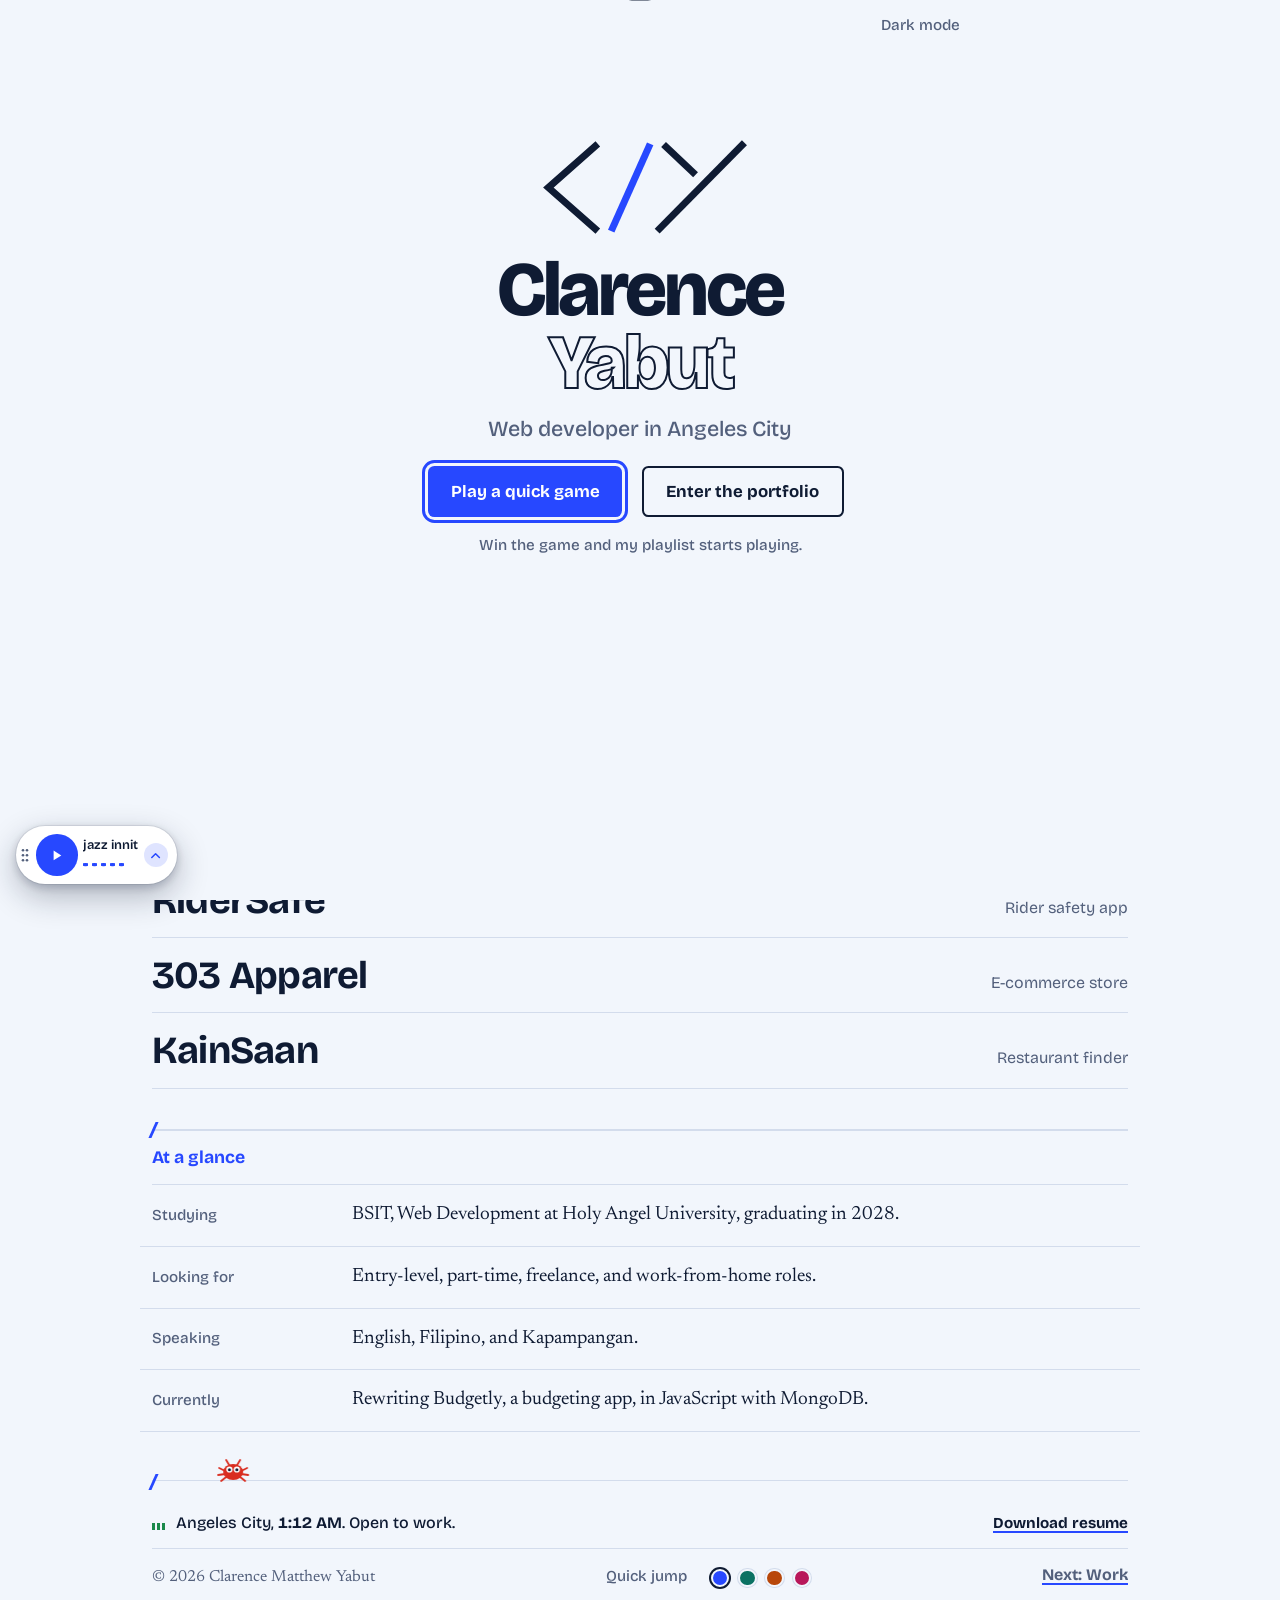
<file: index.html>
<!DOCTYPE html>
<html lang="en">
<head>
<meta charset="utf-8">
<meta name="viewport" content="width=device-width, initial-scale=1, viewport-fit=cover">
<script>try{var d=document.documentElement,t=localStorage.getItem('theme'),a=localStorage.getItem('accent');if(t==='dark')d.setAttribute('data-theme','dark');d.setAttribute('data-accent',a||'blue')}catch(e){}</script>
<title>Clarence Matthew Yabut – Web Developer</title>
<meta name="description" content="Clarence Matthew Yabut is a web development student in Angeles City building full-stack web apps. See his projects and certifications, and get in touch.">
<meta name="theme-color" content="#2748ff">
<meta property="og:type" content="website">
<meta property="og:title" content="Clarence Matthew Yabut, Web Developer">
<meta property="og:description" content="Full-stack web projects, certifications, and contact details.">
<link rel="icon" href="favicon.svg" type="image/svg+xml">
<link rel="canonical" href="https://cfyabut-portfolio.onrender.com/">
<meta property="og:url" content="https://cfyabut-portfolio.onrender.com/">
<meta property="og:image" content="https://cfyabut-portfolio.onrender.com/assets/img/og-card.png">
<meta property="og:image:width" content="1200">
<meta property="og:image:height" content="630">
<meta property="og:image:alt" content="Clarence Yabut, web developer">
<meta name="twitter:card" content="summary_large_image">
<link rel="preconnect" href="https://fonts.googleapis.com">
<link rel="preconnect" href="https://fonts.gstatic.com" crossorigin>
<link rel="stylesheet" href="https://fonts.googleapis.com/css2?family=Bricolage+Grotesque:opsz,wdth,wght@12..96,75..100,200..800&family=Newsreader:opsz,wght@6..72,400;6..72,500&display=swap">
<link rel="stylesheet" href="css/styles.css">
</head>
<body>
<div id="game" class="intro-on" role="dialog" aria-modal="true" aria-labelledby="ititle">
  <noscript><style>#game{display:none}</style></noscript>
  <div class="gtop"><button class="pill" type="button" id="gskip">Skip to portfolio</button><button class="pill" type="button" data-theme-toggle>Dark mode</button></div>
  <section id="intro">
    <svg class="intro-logo" viewBox="125 200 385 180" fill="none" stroke-width="12" stroke-linecap="butt" stroke-linejoin="miter" aria-hidden="true"><path pathLength="1" d="M245 217 L160 292 L245 367" stroke="currentColor"/><path pathLength="1" d="M335 217 L268 367" stroke="var(--accent)"/><path pathLength="1" d="M358 218 L413 270" stroke="currentColor"/><path pathLength="1" d="M497 215 L347 367" stroke="currentColor"/></svg>
    <h1 class="iname" id="ititle">Clarence <span>Yabut</span></h1>
    <p class="intro-role">Web developer in Angeles City</p>
    <div class="intro-actions"><button class="cta" type="button" id="iplay">Play a quick game</button><button class="cta alt" type="button" id="ienter">Enter the portfolio</button></div>
    <p class="intro-hint" id="ihint" hidden>Win the game and my playlist starts playing.</p>
  </section>
  <section id="gpanel" hidden>
    <h1 id="gtitle">Compile the portfolio</h1>
    <p id="gmsg">Close the document: catch closing tags, dodge the bugs.</p>
    <button class="cta" type="button" id="gstart" hidden>Try again</button>
    <canvas id="gcv" aria-hidden="true"></canvas>
    <div class="grow"><div class="gpage" id="gpage" aria-hidden="true"><i class="b"></i><i class="b"></i><i class="b"></i><i class="b"></i><i class="b"></i><i class="b"></i><i class="b"></i><i class="b"></i><i class="b"></i><i class="b"></i></div><p id="ghud">Compiled 0 of 10. Lives: ●●●</p></div>
    <p class="sr" id="glive" aria-live="polite"></p>
  </section>
</div>
<div id="lb" role="dialog" aria-modal="true" aria-label="Enlarged image" hidden><img alt=""><button class="pill" type="button" id="lbx">Close</button></div>
<div id="player" role="group" aria-label="Music player" hidden>
  <button class="pgrip" id="pgrip" type="button" aria-label="Move player. Drag it, or use the arrow keys. Press Home to reset." title="Drag to move"><svg viewBox="0 0 8 14" aria-hidden="true"><circle cx="2" cy="2" r="1.3"/><circle cx="6" cy="2" r="1.3"/><circle cx="2" cy="7" r="1.3"/><circle cx="6" cy="7" r="1.3"/><circle cx="2" cy="12" r="1.3"/><circle cx="6" cy="12" r="1.3"/></svg></button>
  <div class="pctrl">
    <button id="pprev" type="button" aria-label="Previous track" hidden><svg viewBox="0 0 24 24" aria-hidden="true"><path d="M18 5 L9 12 L18 19 Z M8 5 H5.5 V19 H8 Z"/></svg></button>
    <button id="pp" type="button" aria-label="Play music"><svg class="i-play" viewBox="0 0 24 24" aria-hidden="true"><path d="M8 5 L19 12 L8 19 Z"/></svg><svg class="i-pause" viewBox="0 0 24 24" aria-hidden="true"><path d="M7 5h4v14H7zM13 5h4v14h-4z"/></svg></button>
    <button id="pnext" type="button" aria-label="Next track" hidden><svg viewBox="0 0 24 24" aria-hidden="true"><path d="M6 5 L15 12 L6 19 Z M16 5h2.5v14H16z"/></svg></button>
  </div>
  <div class="pinfo"><span id="ptitle" class="ptitle">Music</span><div class="pbars" aria-hidden="true"><i></i><i></i><i></i><i></i><i></i></div></div>
  <button id="ptoggle" class="ptoggle" type="button" aria-expanded="false" aria-label="Expand player"><svg viewBox="0 0 24 24" aria-hidden="true"><path d="M6 15 L12 9 L18 15"/></svg></button>
  <div class="pseekrow"><span id="ptime">0:00</span><input id="pseek" type="range" min="0" max="1000" value="0" aria-label="Seek" disabled><span id="pdur">0:00</span></div>
  <div class="pvolrow"><button id="pmute" type="button" aria-label="Mute" aria-pressed="false"><svg viewBox="0 0 24 24" aria-hidden="true"><path d="M4 9h4l5-4v14l-5-4H4z"/><path class="wave" d="M16 9 Q19 12 16 15 M18.5 6.5 Q23 12 18.5 17.5" fill="none" stroke="currentColor" stroke-width="2" stroke-linecap="round"/></svg></button><input id="pvol" type="range" min="0" max="1" step="0.05" value="0.6" aria-label="Volume"></div>
</div>
<audio id="paudio" preload="none"></audio>
<div id="cmdk" role="dialog" aria-modal="true" aria-label="Quick jump" hidden>
  <div class="cmdk-box"><input id="cmdq" type="text" role="combobox" aria-expanded="true" aria-controls="cmdl" aria-autocomplete="list" placeholder="Jump to a page, project, or action" autocomplete="off" spellcheck="false"><ul id="cmdl" role="listbox" aria-label="Results"></ul></div>
</div>
<div id="keys" role="dialog" aria-modal="true" aria-labelledby="keys-h" hidden>
  <div class="keys-box"><div class="keys-head"><h2 id="keys-h">Keyboard shortcuts</h2><button id="keys-x" type="button" aria-label="Close shortcuts">Esc</button></div>
  <dl class="keys-list">
    <div><dt><kbd>Ctrl</kbd> <kbd>K</kbd> <span class="or">or</span> <kbd>⌘</kbd> <kbd>K</kbd></dt><dd>Quick jump to any page, project, or action</dd></div>
    <div><dt><kbd>?</kbd></dt><dd>Show this list</dd></div>
    <div><dt><kbd>Esc</kbd></dt><dd>Close whatever is open</dd></div>
    <div><dt><kbd>Tab</kbd></dt><dd>Move between controls. The first stop is “Skip to content”</dd></div>
    <div><dt><kbd>←</kbd> <kbd>↑</kbd> <kbd>→</kbd> <kbd>↓</kbd></dt><dd>Move the music pill, after focusing its dotted handle. <kbd>Home</kbd> puts it back</dd></div>
    <div><dt><kbd>?</kbd><span class="q">?</span></dt><dd>There are secrets hidden around the site. Try typing what you say when something breaks.</dd></div>
  </dl>
  <p class="secrets" id="secrets"><span>Secrets found: <b id="sc-n">0</b> of 5</span><span class="sc-dots" id="sc-dots" aria-hidden="true"><i></i><i></i><i></i><i></i><i></i></span></p></div>
</div>
<div id="toast" role="status" aria-live="polite"></div>
<div id="prog" aria-hidden="true"></div>
<div id="ring" aria-hidden="true"></div>
<div class="eyes" id="eyes" aria-hidden="true"></div>
<div class="wrap">
  <button class="skip" type="button" id="skip">Skip to content</button>
  <header class="top">
    <a class="logo" href="#home" aria-label="Clarence Yabut, home"><svg viewBox="125 200 385 180" fill="none" stroke-width="14" stroke-linejoin="miter" stroke-linecap="butt" aria-hidden="true"><path d="M245 217 L160 292 L245 367" stroke="currentColor"/><path class="sl" d="M335 217 L268 367" stroke="var(--accent)"/><path d="M358 218 L413 270 M497 215 L347 367" stroke="currentColor"/></svg></a>
    <span class="eyepair" aria-hidden="true"><i class="heye"><b class="pupil"></b></i><i class="heye"><b class="pupil"></b></i></span>
    <nav aria-label="Main">
      <a href="#work">Work</a>
      <a href="#creative">Creative</a>
      <a href="#about">About</a>
      <a href="#certifications">Certifications</a>
      <a href="#recommendations">Recommendations</a>
      <a href="#contact">Contact</a>
    </nav>
    <button class="pill" type="button" data-theme-toggle>Dark mode</button>
  </header>

  <main id="main" tabindex="-1">
    <div data-view="home" data-title="Home">
      <div class="hero"><div class="skyglow" aria-hidden="true"></div><div class="glow" aria-hidden="true"></div>
        <svg class="hero-mark" viewBox="125 200 385 180" fill="none" stroke-width="10" stroke-linecap="butt" stroke-linejoin="miter" aria-hidden="true"><path pathLength="1" d="M245 217 L160 292 L245 367" stroke="currentColor"/><path pathLength="1" d="M335 217 L268 367" stroke="var(--accent)"/><path pathLength="1" d="M358 218 L413 270" stroke="currentColor"/><path pathLength="1" d="M497 215 L347 367" stroke="currentColor"/></svg>
        <h1 class="name" tabindex="-1">Clarence <span>Yabut</span></h1>
        <p class="lede">I build web apps from the database up, and I care how they feel to use.</p>
        <p class="status"><i aria-hidden="true"></i><span><b>Open to work:</b> entry-level, part-time, freelance, and remote. I’m in Angeles City, where it’s <b id="clock">–</b> right now<span id="phase"></span>.</span></p>
        <a class="cta" href="#work">See my work</a><a class="cta alt" href="#contact">Get in touch</a>
      </div>
      <div class="page">
        <h2>Recent projects</h2>
        <ul class="big-links">
          <li><a href="#ridersafe">RiderSafe<small>Rider safety app</small></a></li>
          <li><a href="#apparel-303">303 Apparel<small>E-commerce store</small></a></li>
          <li><a href="#kainsaan">KainSaan<small>Restaurant finder</small></a></li>
        </ul>
        <h2>At a glance</h2>
        <dl class="glance">
          <div><dt>Studying</dt><dd>BSIT, Web Development at Holy Angel University, graduating in 2028.</dd></div>
          <div><dt>Looking for</dt><dd>Entry-level, part-time, freelance, and work-from-home roles.</dd></div>
          <div><dt>Speaking</dt><dd>English, Filipino, and Kapampangan.</dd></div>
          <div><dt>Currently</dt><dd>Rewriting Budgetly, a budgeting app, in JavaScript with MongoDB.</dd></div>
        </dl>
      </div>
    </div>

    <div class="page" data-view="work" data-title="Work" hidden>
      <div class="phead"><div><h1 tabindex="-1">Work</h1><p class="kicker">Three projects I led, plus coursework.</p></div><svg class="pico" viewBox="0 0 100 100" fill="none" stroke="currentColor" stroke-width="5" stroke-linejoin="miter" stroke-linecap="butt" aria-hidden="true"><path class="echo" pathLength="1" d="M14 24 H94 V84 H14 Z" style="animation-delay:.1s"/><path pathLength="1" d="M10 20 H90 V80 H10 Z" style="animation-delay:0.15s"/><path pathLength="1" d="M10 34 H90" stroke-width="3" style="animation-delay:0.26s"/><path class="fx" d="M18 25 h4 v4 h-4 z" fill="currentColor" stroke="none" style="animation-delay:0.37s"/><path class="fx" d="M26 25 h4 v4 h-4 z" fill="currentColor" stroke="none" style="animation-delay:0.48s"/><path class="fx" d="M34 25 h4 v4 h-4 z" fill="currentColor" stroke="none" style="animation-delay:0.59s"/><path pathLength="1" d="M32 46 L22 54 L32 62" style="animation-delay:0.7s"/><path pathLength="1" d="M49 44 L41 64" class="acc" stroke="var(--accent)" style="animation-delay:0.81s"/><path pathLength="1" d="M58 46 L68 54 L58 62" style="animation-delay:0.92s"/><path class="fx acc" d="M72 58 V84 L79 77 L84 88 L89 86 L84 75 L93 75 Z" fill="var(--paper)" stroke="var(--accent)" stroke-width="4" style="animation-delay:1.03s"/></svg></div>
      <article class="project">
        <div><h3>RiderSafe</h3><p class="meta">Academic project that I led. PHP, MySQL, JavaScript, and AJAX.</p><button class="zoom" type="button" aria-label="View the RiderSafe logo larger"><img class="thumb sq" src="assets/img/ridersafe-logo.jpg" alt="RiderSafe logo: a blue motorcycle helmet on a map pin with a green check mark" width="640" height="640" loading="lazy"></button></div>
        <div><p>A motorcycle rider safety app with scheduled GPS check-ins and an emergency SOS. It was deployed and stayed public for several months.</p><a href="#ridersafe" aria-label="Read the RiderSafe case study">Read the case study</a></div>
      </article>
      <article class="project">
        <div><h3>303 Apparel</h3><p class="meta">Group project with five classmates, led by me. HTML, CSS, JavaScript, Node.js, Express, and MongoDB.</p><button class="zoom" type="button" aria-label="View the 303 Apparel logo larger"><img class="thumb sq" src="assets/img/303-apparel-logo.jpg" alt="303 Apparel logo: a cream square frame with the brand name in bold type on navy" width="640" height="640" loading="lazy"></button></div>
        <div><p>A full-stack apparel store with a product catalog, search and filters, a cart and checkout, promo codes, and an admin dashboard for managing products, customers, and messages. It’s a demo store built for class, so nothing is actually sold.</p><a href="#apparel-303" aria-label="Read the 303 Apparel case study">Read the case study</a>&emsp;<a href="https://three03apparel-store.onrender.com/index.html" target="_blank" rel="noopener" aria-label="303 Apparel live demo">Live demo</a>&emsp;<a href="https://github.com/thebeancheese/303apparel-store" target="_blank" rel="noopener" aria-label="303 Apparel on GitHub">GitHub</a>
          <details class="shots-d"><summary>Screenshots</summary><div class="strip-wrap"><div class="strip" tabindex="0" role="group" aria-label="303 Apparel screenshots"><button class="zoom" type="button" aria-label="View larger: Home page"><img src="assets/img/case/a303-hero.jpg" alt="303 Apparel home page with the headline Stay Ahead of the Trend" loading="lazy" decoding="async"></button><button class="zoom" type="button" aria-label="View larger: Products page"><img src="assets/img/case/a303-products.jpg" alt="The 303 Apparel products page with search, sorting, and category filters" loading="lazy" decoding="async"></button><button class="zoom" type="button" aria-label="View larger: Campaign page"><img src="assets/img/case/a303-campaign.jpg" alt="The Cop the Drop social media campaign page" loading="lazy" decoding="async"></button><button class="zoom" type="button" aria-label="View larger: Staff dashboard"><img src="assets/img/case/a303-admin.jpg" alt="The 303 Apparel staff dashboard" loading="lazy" decoding="async"></button></div><div class="strip-ctl"><button class="pill" type="button" data-strip="-1">Previous</button><button class="pill" type="button" data-strip="1">Next</button></div></div></details></div>
      </article>
      <article class="project">
        <div><h3>KainSaan</h3><p class="meta">Group project with two classmates, led by me. Express and MongoDB, deployed on Render.</p><button class="zoom" type="button" aria-label="View the KainSaan logo larger"><img class="thumb sq" src="assets/img/kainsaan-logo.jpg" alt="KainSaan logo: a red map pin with a small yellow jeepney on top, on teal" width="640" height="640" loading="lazy"></button></div>
        <div><p>A restaurant finder that helps people decide where to eat. Visitors browse restaurants and cuisines, and there’s an admin page for the data.</p><a href="#kainsaan" aria-label="Read the KainSaan case study">Read the case study</a>&emsp;<a href="https://kainsaan.onrender.com/" target="_blank" rel="noopener" aria-label="KainSaan live site">Live site</a>
          <details class="shots-d"><summary>Screenshots</summary><div class="strip-wrap"><div class="strip" tabindex="0" role="group" aria-label="KainSaan screenshots"><button class="zoom" type="button" aria-label="View larger: Home page"><img src="assets/img/case/ks-home.jpg" alt="The KainSaan home page with a red map pin button" loading="lazy" decoding="async"></button><button class="zoom" type="button" aria-label="View larger: Restaurants page"><img src="assets/img/case/ks-restaurants.jpg" alt="The KainSaan restaurants page with search, filter, and sorting" loading="lazy" decoding="async"></button><button class="zoom" type="button" aria-label="View larger: Add restaurant form"><img src="assets/img/case/ks-add.jpg" alt="The add restaurant form on the admin page" loading="lazy" decoding="async"></button><button class="zoom" type="button" aria-label="View larger: Database in MongoDB Compass"><img src="assets/img/case/ks-database.jpg" alt="MongoDB Compass showing the restaurants collection" loading="lazy" decoding="async"></button></div><div class="strip-ctl"><button class="pill" type="button" data-strip="-1">Previous</button><button class="pill" type="button" data-strip="1">Next</button></div></div></details></div>
      </article>
      <article class="project">
        <div><h3>Coursework projects</h3><p class="meta">HTML, CSS, JavaScript, PHP, Java, Python, SQL, MongoDB</p></div>
        <div><p>Projects from my web programming, dynamic web applications, and information management classes, all kept in GitHub repositories.</p><a href="https://github.com/cm-f-yabut11" target="_blank" rel="noopener">Browse my GitHub</a></div>
      </article>
      <article class="project">
        <div><h3>Student council events</h3><p class="meta">Events Committee, July 2024 to March 2026</p></div>
        <div><p>I helped plan, prepare, and run department events, coordinating with council members and other students.</p></div>
      </article>
    </div>

    <div class="page" data-view="ridersafe" data-title="RiderSafe" hidden>
      <a class="back" href="#work">Back to work</a>
      <h1 tabindex="-1">RiderSafe</h1>
      <p>A full-stack web app for motorcycle rider safety, scheduled check-ins, and emergency communication. I came up with the concept, led the planning, and built and deployed it with my group.</p>
      <div class="demo">
        <div class="stage"><button class="sos" id="sos" type="button">SOS</button></div>
        <div class="controls">
          <label><span>Color</span><span class="sw" id="sw"></span></label>
          <label><span>Size</span><input type="range" id="size" min="64" max="140" value="96" aria-label="Button size"></label>
          <label><span>Text</span><input type="text" id="txt" value="SOS" maxlength="8" aria-label="Button text"></label>
        </div>
        <p id="msg" aria-live="polite">Try it: riders can customize their safety button like this. Tap it to send a check-in.</p>
      </div>
      <h2>What I built</h2>
      <ul class="feat">
        <li>Sign-up and login with password hashing and PHP session management.</li>
        <li>GPS check-ins using the browser’s Geolocation API, with missed check-in detection and adjustable monitoring intervals.</li>
        <li>An emergency SOS system with AJAX dashboards, notifications, and Google Maps location sharing.</li>
        <li>A responsive, mobile-first interface with a customizable safety button (color, size, sound, and text).</li>
      </ul>
      <h2>Result</h2>
      <p>The app was deployed and stayed publicly accessible for several months. I completed about 80–90% of the planned functionality.</p>
      <p>Built with PHP, MySQL, JavaScript, HTML, CSS, AJAX, Google Maps, and the HTML5 Geolocation API.</p>
    </div>

    <div class="page" data-view="apparel-303" data-title="303 Apparel" hidden>
      <a class="back" href="#work">Back to work</a>
      <div class="phead"><div><h1 tabindex="-1">303 Apparel</h1><p class="kicker">A clothing store, a campaign, and an admin area, built by six of us.</p></div></div>
      <dl class="meta-grid"><div><dt>My role</dt><dd>Project lead</dd></div><div><dt>Team</dt><dd>Six classmates</dd></div><div><dt>Context</dt><dd>Final requirement, WD-303, Holy Angel University, October 2026</dd></div><div><dt>Built with</dt><dd>HTML, CSS, JavaScript, Node.js, Express, MongoDB</dd></div><div><dt>Links</dt><dd><a href="https://three03apparel-store.onrender.com/index.html" target="_blank" rel="noopener">Live demo</a>&emsp;<a href="https://github.com/thebeancheese/303apparel-store" target="_blank" rel="noopener">GitHub</a></dd></div></dl>
      <p>303 Apparel is a make-believe clothing brand for students and young adults, with the tagline “Don’t follow the trend, set it.” For our final requirement we built the whole business around it: an online store, a social media campaign, an email newsletter, and a staff area to run it all. It’s a demo, so nothing is actually sold.</p>
      <div class="shots"><figure><button class="zoom" type="button" aria-label="View larger: The home page"><img class="shot" src="assets/img/case/a303-hero.jpg" alt="303 Apparel home page with the headline Stay Ahead of the Trend and a 15 percent off banner" loading="lazy"></button><figcaption>The home page</figcaption></figure><figure><button class="zoom" type="button" aria-label="View larger: Products, with search, sorting, and filters"><img class="shot" src="assets/img/case/a303-products.jpg" alt="The 303 Apparel products page with search, sorting, category filters, and a grid of clothing" loading="lazy"></button><figcaption>Products, with search, sorting, and filters</figcaption></figure><figure><button class="zoom" type="button" aria-label="View larger: The “Cop the Drop” campaign page"><img class="shot" src="assets/img/case/a303-campaign.jpg" alt="The Cop the Drop social media campaign page with its overview and content schedule" loading="lazy"></button><figcaption>The “Cop the Drop” campaign page</figcaption></figure><figure><button class="zoom" type="button" aria-label="View larger: The staff dashboard"><img class="shot" src="assets/img/case/a303-admin.jpg" alt="The 303 Apparel admin dashboard with a product form and a promo code form" loading="lazy"></button><figcaption>The staff dashboard</figcaption></figure></div>
      <h2>What’s in it</h2>
      <ul class="feat"><li>A landing page with a hero, a brochure, an about section, featured products, a promo with a countdown, and a promotional video.</li><li>A products page with search, sorting, category filters, and pagination, plus a cart and checkout that accepts a promo code.</li><li>The Fit Formula, a style guide infographic, and a Features page explaining why to shop.</li><li>A social media campaign page with the “Cop the Drop” plan, a four-week content schedule, and sample posts for each platform.</li><li>A contact form, an FAQ, and a signup for the drop list newsletter, alongside an email campaign we designed and sent.</li><li>A staff login and dashboard to add, edit, and delete products, feature them on the home page, manage the promo code, and read customers, messages, and subscribers.</li></ul>
      <h2>My part</h2>
      <p>I led the project. I came up with the concept, worked on the frontend, shot and edited the promotional video, and made the promotional posters.</p>
      <h2>The team</h2>
      <div class="cols">
        <div><ul class="tl"><li><b>Manjot Chamdal</b><span>Database, documentation, FAQs and newsletter idea</span></li><li><b>Vince Raiezen Cruzada</b><span>Backend, deployment, CRUD functions</span></li><li><b>John Paul David</b><span>Frontend, brochure, email marketing</span></li></ul></div>
        <div><ul class="tl"><li><b>Emilson Lio Madla</b><span>Infographics, email marketing, database integration</span></li><li><b>Erine Karl Gabriel Sicat</b><span>Documentation, website polish, photography and editing</span></li><li><b>Clarence Yabut</b><span>Concept, frontend, video, promotional posters</span></li></ul></div>
      </div>
    </div>

    <div class="page" data-view="kainsaan" data-title="KainSaan" hidden>
      <a class="back" href="#work">Back to work</a>
      <div class="phead"><div><h1 tabindex="-1">KainSaan</h1><p class="kicker">A restaurant finder for Angeles City and Clark, backed by MongoDB.</p></div></div>
      <dl class="meta-grid"><div><dt>My role</dt><dd>Project lead</dd></div><div><dt>Team</dt><dd>Three of us: John Paul David, Emilson Lio Madla, and me</dd></div><div><dt>Context</dt><dd>6ADDBASE, Advanced Database using MongoDB, October 2026</dd></div><div><dt>Built with</dt><dd>MongoDB Atlas, Node.js, Express, HTML, CSS, JavaScript</dd></div><div><dt>Links</dt><dd><a href="https://kainsaan.onrender.com/" target="_blank" rel="noopener">Live site</a>&emsp;<a href="https://github.com/johnpauldavid27/KainSaan-database-restore-main" target="_blank" rel="noopener">GitHub</a></dd></div></dl>
      <p>The name plays on “Saan tayo kakain?”, Filipino for “where should we eat?” KainSaan lists 30 restaurants around Angeles City and Clark. Visitors can search by name, filter by cuisine, or press a map pin and let the site pick for them. Behind it is a MongoDB database that we designed, validated, and connected to a Node and Express server.</p>
      <div class="shots"><figure><button class="zoom" type="button" aria-label="View larger: The home page"><img class="shot" src="assets/img/case/ks-home.jpg" alt="The KainSaan home page with the headline Saan tayo kakain and a red map pin button" loading="lazy"></button><figcaption>The home page</figcaption></figure><figure><button class="zoom" type="button" aria-label="View larger: Restaurants, with search, filter, and sort"><img class="shot" src="assets/img/case/ks-restaurants.jpg" alt="The KainSaan restaurants page with search, cuisine filter, and sorting" loading="lazy"></button><figcaption>Restaurants, with search, filter, and sort</figcaption></figure><figure><button class="zoom" type="button" aria-label="View larger: Adding a restaurant"><img class="shot" src="assets/img/case/ks-add.jpg" alt="The add restaurant form on the admin page" loading="lazy"></button><figcaption>Adding a restaurant</figcaption></figure><figure><button class="zoom" type="button" aria-label="View larger: The restaurants collection in MongoDB Compass"><img class="shot" src="assets/img/case/ks-database.jpg" alt="MongoDB Compass showing documents in the restaurants collection" loading="lazy"></button><figcaption>The restaurants collection in MongoDB Compass</figcaption></figure></div>
      <h2>What it does</h2>
      <ul class="feat"><li>The home page has a search bar, a “Surprise me” pin that picks a restaurant at random, a top rated list, a recently added list, and cuisine tags.</li><li>The restaurants page has search by name, a cuisine filter, sorting, and page navigation. There are also cuisines and about pages, and a light and dark theme.</li><li>A separate admin page covers the full CRUD cycle: add, view, edit, and delete restaurants.</li><li>Deleting moves a restaurant to a trash collection first. From there it can be restored, deleted permanently, or left to expire automatically after 30 days.</li></ul>
      <h2>The database</h2>
      <ul class="feat"><li>One database, dbRestaurants, with a restaurants collection and a trash collection for deleted records.</li><li>Each restaurant stores an ID, name, cuisine, address, rating, and contact number. New records also get a created date, which powers the “recently added” list.</li><li>Schema validation requires all six fields and keeps ratings between 0 and 5.</li><li>A unique index on the restaurant ID, indexes on name and cuisine, and a time-to-live index that clears the trash after 30 days.</li></ul>
      <h2>Problems we ran into</h2>
      <ul class="feat"><li>The connection failed at first because we had used a placeholder cluster address instead of the real Atlas host.</li><li>We kept the database password out of the code and out of GitHub by moving it into an environment file, and moved the connection code into its own module.</li><li>The site first ran in a preview mode that only used browser storage, so we added Express routes to connect it to the real database.</li><li>File names with mixed capital letters broke on the Linux server, so we renamed everything to lowercase.</li><li>Restoring a deleted restaurant could reuse an ID that a new one had taken, so Restore now assigns the next free ID.</li></ul>
      <h2>What I’d improve</h2>
      <p>The admin page has no login yet, so anyone who knows its address can open it. I left its link off this site on purpose. Next I’d add a login, move search and pagination to the server, add photos and opening hours, and keep an activity log of changes.</p>
    </div>

    <div class="page" data-view="creative" data-title="Creative" hidden>
      <div class="phead"><div><h1 tabindex="-1">Creative</h1><p class="kicker">Posters, video, and visual work from my projects.</p></div><svg class="pico" viewBox="0 0 100 100" fill="none" stroke="currentColor" stroke-width="5" stroke-linejoin="miter" stroke-linecap="butt" aria-hidden="true"><path class="echo" pathLength="1" d="M16 22 H92 V86 H16 Z" style="animation-delay:.1s"/><path pathLength="1" d="M12 18 H88 V82 H12 Z" style="animation-delay:.15s"/><path pathLength="1" class="acc" stroke="var(--accent)" d="M12 72 L36 46 L52 62 L64 50 L88 76" style="animation-delay:.3s"/><circle class="fx acc" cx="70" cy="36" r="7" fill="var(--accent)" stroke="none" style="animation-delay:.6s"/></svg></div>
      <h2>Campaign posters</h2>
      <p>For the 303 Apparel “Cop the Drop” launch I made the promotional posters. They appear as sample posts on the campaign page, laid out the way they would look on Instagram and TikTok.</p>
      <div class="posters"><figure><button class="zoom" type="button" aria-label="View larger: Cop the Drop"><img src="assets/img/creative/poster-cop-the-drop.jpg" alt="Cop the Drop poster: a person in black with a hand raised, on a navy pattern" loading="lazy" decoding="async"></button><figcaption>Cop the Drop</figcaption></figure><figure><button class="zoom" type="button" aria-label="View larger: 303 Apparel"><img src="assets/img/creative/poster-ccdmsy.jpg" alt="303 Apparel poster on a paper-textured background with a model in a dark shirt" loading="lazy" decoding="async"></button><figcaption>303 Apparel</figcaption></figure><figure><button class="zoom" type="button" aria-label="View larger: Dropping Soon"><img src="assets/img/creative/poster-dropping-soon.jpg" alt="Dropping Soon poster with a model in a green jacket and a 15 percent discount" loading="lazy" decoding="async"></button><figcaption>Dropping Soon</figcaption></figure><figure><button class="zoom" type="button" aria-label="View larger: Iconic"><img src="assets/img/creative/poster-iconic.jpg" alt="Iconic poster: a figure in a cap and jacket on blue, with large letters behind" loading="lazy" decoding="async"></button><figcaption>Iconic</figcaption></figure><figure><button class="zoom" type="button" aria-label="View larger: 303rd Magazine"><img src="assets/img/creative/poster-magazine.jpg" alt="303rd Magazine cover with a model walking through a mall" loading="lazy" decoding="async"></button><figcaption>303rd Magazine</figcaption></figure></div>
      <h2>Promotional video</h2>
      <p>I shot and edited the promo for the same campaign: about a minute and a half of camcorder-style footage with a “Cop the Drop” title card. It plays on the 303 Apparel home page.</p>
      <a class="vid" href="https://three03apparel-store.onrender.com/index.html" target="_blank" rel="noopener" aria-label="Watch the promotional video on the 303 Apparel site"><img src="assets/img/creative/promo-video-poster.jpg" alt="Still from the promo video: a group of friends behind a Cop The Drop title card, with camcorder date and time overlay" loading="lazy" decoding="async"><span class="play"><svg viewBox="0 0 24 24" aria-hidden="true"><path d="M8 5 L19 12 L8 19 Z"/></svg>Watch on the live site</span></a>
      <h2>Logos from my projects</h2>
      <div class="logos">
        <figure><div class="logomark"><svg viewBox="125 200 385 180" fill="none" stroke-width="14" stroke-linejoin="miter" stroke-linecap="butt" role="img" aria-label="My logo"><path d="M245 217 L160 292 L245 367" stroke="currentColor"/><path d="M335 217 L268 367" stroke="var(--accent)"/><path d="M358 218 L413 270 M497 215 L347 367" stroke="currentColor"/></svg></div><figcaption>My logo</figcaption></figure>
        <figure><img src="assets/img/303-apparel-logo.jpg" alt="303 Apparel logo" loading="lazy" decoding="async"><figcaption>303 Apparel</figcaption></figure>
        <figure><img src="assets/img/kainsaan-logo.jpg" alt="KainSaan logo" loading="lazy" decoding="async"><figcaption>KainSaan</figcaption></figure>
        <figure><img src="assets/img/ridersafe-logo.jpg" alt="RiderSafe logo" loading="lazy" decoding="async"><figcaption>RiderSafe</figcaption></figure>
      </div>
      <h2>Tools</h2>
      <ul class="stack" aria-label="Design and media tools"><li>Figma</li><li>Canva</li><li>CapCut</li><li>Clipchamp</li></ul>
      <p>I’ve also finished courses in graphic design, UI and UX basics, Figma, and website UI design, plus content marketing and digital advertising. <a href="#certifications">See the certifications</a>.</p>
      <p>Have a poster, video, or interface to design? <a href="#contact">Tell me about it</a>.</p>
    </div>

    <div class="page" data-view="about" data-title="About" hidden>
      <div class="phead"><div><h1 tabindex="-1">About</h1><p class="kicker">A student developer who likes the whole stack.</p></div><svg class="pico" viewBox="0 0 100 100" fill="none" stroke="currentColor" stroke-width="5" stroke-linejoin="miter" stroke-linecap="butt" aria-hidden="true"><path class="echo" pathLength="1" d="M16 28 H92 V80 H16 Z" style="animation-delay:.1s"/><path pathLength="1" d="M12 24 H88 V76 H12 Z" style="animation-delay:0.15s"/><path pathLength="1" d="M20 32 H46 V68 H20 Z" stroke-width="3" style="animation-delay:0.26s"/><circle class="fx" cx="28" cy="45" r="4.2" fill="var(--paper)" stroke="currentColor" stroke-width="2.5" style="animation-delay:0.37s"/><circle class="fx" cx="38" cy="45" r="4.2" fill="var(--paper)" stroke="currentColor" stroke-width="2.5" style="animation-delay:0.48s"/><circle class="fx acc" cx="29" cy="46" r="1.8" fill="var(--accent)" stroke="none" style="animation-delay:0.59s"/><circle class="fx acc" cx="39" cy="46" r="1.8" fill="var(--accent)" stroke="none" style="animation-delay:0.7s"/><path pathLength="1" d="M22 68 L33 58 L44 68" stroke-width="3" style="animation-delay:0.81s"/><path pathLength="1" d="M54 36 H80" class="acc" stroke="var(--accent)" style="animation-delay:0.92s"/><path pathLength="1" d="M54 48 H78" style="animation-delay:1.03s"/><path pathLength="1" d="M54 60 H70" style="animation-delay:1.14s"/></svg></div>
      <p class="termtoggle"><button class="termbtn" id="termBtn" type="button" aria-pressed="false"><span class="ti" aria-hidden="true">&gt;_</span><span class="tl">Terminal view</span></button></p>
      <div id="bio"><p>I’m a third-year BSIT Web Development student at Holy Angel University. I build projects with HTML, CSS, JavaScript, PHP, and databases, and I also design in Figma and create content.</p>
      <p>Before tech, I worked at school bazaars and on a student council events team, which taught me sales, customer service, and working with a group. I speak English, Filipino, and Kapampangan.</p></div>
      <div id="term" aria-hidden="true" hidden><div class="tbar"><i></i><i></i><i></i><span>~/about</span></div><div id="termOut" class="tout"></div></div>
      <h2>Skills</h2>
      <div class="filters" role="group" aria-label="Filter skills"><button class="pill" type="button" data-f="all" aria-pressed="true">All</button><button class="pill" type="button" data-f="web" aria-pressed="false">Web</button><button class="pill" type="button" data-f="data" aria-pressed="false">Databases</button><button class="pill" type="button" data-f="design" aria-pressed="false">Design</button></div>
      <ul class="stack" aria-label="Skills">
        <li data-g="web">HTML</li><li data-g="web">CSS</li><li data-g="web">JavaScript</li><li data-g="web">PHP</li><li data-g="web">Java</li><li data-g="web">Python</li><li data-g="data">MySQL</li><li data-g="data">MongoDB</li><li data-g="design">Figma</li><li data-g="design">Canva</li>
      </ul>
      <div class="cols">
        <div><h2>Education</h2><ul class="tl"><li><b>BSIT, Web Development</b><span>Holy Angel University, June 2024 to 2028</span></li><li><b>ABM</b><span>Holy Family Academy, 2022 to 2024</span></li></ul></div>
        <div><h2>Experience</h2><ul class="tl"><li><b>Events Committee</b><span>College Student Council, July 2024 to March 2026</span></li><li><b>Bazaar team</b><span>School and community bazaar, December 2023 to March 2024</span></li></ul></div>
        <div><h2>Languages</h2><ul class="tl"><li><b>Kapampangan</b><span>Native</span></li><li><b>Filipino</b><span>Fluent</span></li><li><b>English</b><span>Fluent</span></li></ul></div>
      </div>
    </div>

    <div class="page" data-view="certifications" data-title="Certifications" hidden>
      <div class="phead"><div><h1 tabindex="-1">Certifications</h1><p class="kicker">Courses I finished, newest first.</p></div><svg class="pico" viewBox="0 0 100 100" fill="none" stroke="currentColor" stroke-width="5" stroke-linejoin="miter" stroke-linecap="butt" aria-hidden="true"><path class="echo" pathLength="1" d="M54 14 L86 32 V64 L54 82 L22 64 V32 Z" style="animation-delay:.1s"/><path pathLength="1" d="M38 72 L34 92 L44 86 L48 92" style="animation-delay:0.15s"/><path pathLength="1" d="M62 72 L66 92 L56 86 L52 92" style="animation-delay:0.26s"/><path pathLength="1" d="M50 10 L82 28 V60 L50 78 L18 60 V28 Z" style="animation-delay:0.37s"/><path pathLength="1" d="M36 44 L46 54 L64 34" class="acc" stroke="var(--accent)" style="animation-delay:0.48s"/></svg></div>
      <div class="filters" role="group" aria-label="Filter certifications"><button class="pill" type="button" data-f="all" aria-pressed="true">All</button><button class="pill" type="button" data-f="web" aria-pressed="false">Web</button><button class="pill" type="button" data-f="creative" aria-pressed="false">Design and marketing</button><button class="pill" type="button" data-f="it" aria-pressed="false">IT</button></div>
      <ul class="cert">
        <li><time>Oct 2026</time><div><b>Digital Advertising Certified</b><small>HubSpot Academy</small></div></li>
        <li><time>Sep 2026</time><div><b>Endpoint Security</b><small>Cisco Networking Academy</small></div></li>
        <li><time>Aug 2026</time><div><b>Content Marketing Certified</b><small>HubSpot Academy</small></div></li>
        <li><time>Aug 2026</time><div><b>Introduction to Graphic Design; Basics of UI/UX</b><small>Simplilearn</small></div></li>
        <li><time>Aug 2026</time><div><b>Website UI/UX Designing using ChatGPT</b><small>Simplilearn</small></div></li>
        <li><time>Oct 2025</time><div><b>JavaScript Essentials 1</b><small>Cisco Networking Academy</small></div></li>
        <li><time>Oct 2025</time><div><b>Responsive Web Design</b><small>freeCodeCamp</small></div></li>
        <li><time>Sep 2025</time><div><b>Introduction to Figma</b><small>Simplilearn</small></div></li>
        <li><time>Mar 2025</time><div><b>CompTIA IT Fundamentals+ (ITF+)</b><small>CompTIA</small></div></li>
      </ul>
    </div>

    <div class="page" data-view="recommendations" data-title="Recommendations" hidden>
      <div class="phead"><div><h1 tabindex="-1">Recommendations</h1><p class="kicker">Words from people I’ve worked with.</p></div><svg class="pico" viewBox="0 0 100 100" fill="none" stroke="currentColor" stroke-width="5" stroke-linejoin="miter" stroke-linecap="butt" aria-hidden="true"><path class="echo" pathLength="1" d="M14 20 H94 V68 H58 L38 88 V68 H14 Z" style="animation-delay:.1s"/><path pathLength="1" d="M10 16 H90 V64 H54 L34 84 V64 H10 Z" style="animation-delay:0.15s"/><path pathLength="1" d="M30 28 L24 46 M44 28 L38 46" class="acc" stroke="var(--accent)" style="animation-delay:0.26s"/><path pathLength="1" d="M58 32 H78" style="animation-delay:0.37s"/><path pathLength="1" d="M58 44 H72" style="animation-delay:0.48s"/></svg></div>
      <div class="filters" role="group" aria-label="Filter recommendations"><button class="pill" type="button" data-f="all" aria-pressed="true">All</button><button class="pill" type="button" data-f="faculty" aria-pressed="false">Faculty</button><button class="pill" type="button" data-f="stuco" aria-pressed="false">Student council</button><button class="pill" type="button" data-f="peers" aria-pressed="false">Classmates</button></div>
      <div class="quotes">
        <figure class="quote" data-g="faculty"><span class="tag">Sample</span><blockquote><p>Lorem ipsum dolor sit amet, consectetur adipiscing elit, sed do eiusmod tempor incididunt ut labore et dolore magna aliqua.</p></blockquote><figcaption><b>Lorem Ipsum</b><span>Dolor sit amet, consectetur</span></figcaption></figure>
        <figure class="quote" data-g="faculty"><span class="tag">Sample</span><blockquote><p>Ut enim ad minim veniam, quis nostrud exercitation ullamco laboris nisi ut aliquip ex ea commodo consequat.</p></blockquote><figcaption><b>Dolor Sitamet</b><span>Adipiscing elit, sed do</span></figcaption></figure>
        <figure class="quote" data-g="stuco"><span class="tag">Sample</span><blockquote><p>Duis aute irure dolor in reprehenderit in voluptate velit esse cillum dolore eu fugiat nulla pariatur.</p></blockquote><figcaption><b>Consectetur Elit</b><span>Eiusmod tempor incididunt</span></figcaption></figure>
        <figure class="quote" data-g="peers"><span class="tag">Sample</span><blockquote><p>Excepteur sint occaecat cupidatat non proident, sunt in culpa qui officia deserunt mollit anim id est laborum.</p></blockquote><figcaption><b>Sed Eiusmod</b><span>Ut labore et dolore</span></figcaption></figure>
      </div>
    </div>

    <div class="page" data-view="contact" data-title="Contact" hidden>
      <div class="phead"><div><h1 tabindex="-1">Contact</h1><p class="kicker">Say hello, or tell me about a project.</p></div><svg class="pico" viewBox="0 0 100 100" fill="none" stroke="currentColor" stroke-width="5" stroke-linejoin="miter" stroke-linecap="butt" aria-hidden="true"><path class="echo" pathLength="1" d="M16 28 H92 V78 H16 Z" style="animation-delay:.1s"/><path pathLength="1" d="M12 24 H88 V74 H12 Z" style="animation-delay:0.15s"/><path pathLength="1" d="M12 24 L50 52 L88 24" class="acc" stroke="var(--accent)" style="animation-delay:0.26s"/><path pathLength="1" d="M12 74 L38 46 M88 74 L62 46" stroke-width="3" style="animation-delay:0.37s"/><circle class="fx acc" cx="88" cy="24" r="8" fill="var(--accent)" stroke="var(--paper)" stroke-width="4" style="animation-delay:0.48s"/></svg></div>
      <p>I’m open to entry-level, part-time, freelance, and work-from-home roles.</p>
      <a class="big" href="mailto:cmf.yabut@gmail.com">cmf.yabut@gmail.com</a>
      <p><button class="pill" id="copy" type="button">Copy email</button>&emsp;<a class="dl" href="assets/Clarence-Yabut-Resume.pdf" download data-deploy-only>Download resume (PDF)</a> <span id="copied" aria-live="polite"></span></p>
      <p><a href="https://github.com/cm-f-yabut11" target="_blank" rel="noopener">GitHub</a>&emsp;<a href="https://www.linkedin.com/in/clarence-yabut-7a6819312/" target="_blank" rel="noopener">LinkedIn</a></p>
      <h2>Send a message</h2>
      <form class="cform" id="cform" novalidate>
        <label>Your name<input type="text" id="cn" autocomplete="name"></label>
        <label>Your email<input type="email" id="ce" autocomplete="email"></label>
        <label>What is it about?<select id="ct"><option>A job or internship</option><option>A freelance project</option><option>Just saying hi</option></select></label>
        <label>Message<textarea id="cm" rows="5" maxlength="800"></textarea></label>
        <div class="frow"><button class="cta" type="submit">Write the email</button><span id="ccount">0 / 800</span><button class="pill" type="button" id="ccopy" hidden>Copy message</button></div>
        <p id="cstatus" aria-live="polite"></p>
      </form>
      <div class="cols">
        <div><h2>I can help with</h2><ul class="feat"><li>Websites and full-stack web apps</li><li>UI design in Figma</li><li>Promo graphics and short videos</li></ul></div>
        <div><h2>Good to know</h2><ul class="feat"><li>I’m on Philippine Time (UTC+8)</li><li>Open to part-time, freelance, and remote work</li><li>English, Filipino, and Kapampangan</li></ul></div>
      </div>
    </div>
  </main>

  <footer><div class="pet" id="pet" aria-hidden="true"><div class="bubble"></div><div class="pw"><svg viewBox="0 0 34 26" width="34" height="26"><g fill="none" stroke="var(--sos)" stroke-width="1.8" stroke-linecap="round"><g class="lg lg1"><path d="M9 14 L3 11 M9 17 L2 18 M10 20 L5 24"/><path d="M25 14 L31 11 M25 17 L32 18 M24 20 L29 24"/></g><path d="M13 8 L10 3 M21 8 L24 3"/></g><ellipse cx="17" cy="15" rx="10" ry="8" fill="var(--sos)"/><circle class="peye" cx="13.3" cy="12.5" r="3.1" fill="#fff"/><circle class="peye" cx="20.7" cy="12.5" r="3.1" fill="#fff"/><circle class="ppup" cx="13.3" cy="12.8" r="1.5" fill="#0f1b33"/><circle class="ppup" cx="20.7" cy="12.8" r="1.5" fill="#0f1b33"/></svg></div></div><div class="now"><span class="bars" aria-hidden="true"><i></i><i></i><i></i></span><span>Angeles City, <b id="clock2">–</b>. Open to work.</span><a class="dl" href="assets/Clarence-Yabut-Resume.pdf" download data-deploy-only>Download resume</a></div><span>© 2026 Clarence Matthew Yabut</span><div class="tools">
      
      <button class="pill" id="kbtn" type="button">Quick jump</button><span class="swatches" role="group" aria-label="Accent color"><button class="accsw" type="button" data-accent="blue" style="--c:#2748ff" aria-label="Blue accent" aria-pressed="false"></button><button class="accsw" type="button" data-accent="teal" style="--c:#0b7263" aria-label="Teal accent" aria-pressed="false"></button><button class="accsw" type="button" data-accent="orange" style="--c:#b8470a" aria-label="Orange accent" aria-pressed="false"></button><button class="accsw" type="button" data-accent="pink" style="--c:#b8175a" aria-label="Pink accent" aria-pressed="false"></button></span>
    </div><div class="off" hidden><button class="pill" id="eyeBtn" type="button" aria-pressed="true">Eyes on</button><button class="pill" id="inspect" type="button" aria-pressed="false">Show page structure</button><button class="pill" id="khelp" type="button">Shortcuts</button></div><a id="next" href="#work">Next: Work</a></footer>
</div>
<script src="js/main.js"></script>
</body>
</html>
</file>
<file: css/styles.css>
:root{
  --paper:#f2f6fc;--ink:#0f1b33;--muted:#53607c;--line:#d3dcec;--accent:#2748ff;--tint:#e4ecfa;--sun:#ffc94a;--on-accent:#fff;--ok:#1b8a4b;--sos:#d92d20;--eye:#fff;--eye-line:#0f1b33;
  --display:"Bricolage Grotesque","Helvetica Neue",Arial,sans-serif;
  --body:"Newsreader",Georgia,"Times New Roman",serif;
  box-sizing:border-box;padding-top:env(safe-area-inset-top,0px);padding-bottom:env(safe-area-inset-bottom,0px);
}
:root[data-theme="dark"]{--paper:#0e1424;--ink:#e8eefc;--muted:#97a5c6;--line:#2b3957;--accent:#7e93ff;--tint:#1c2a47;--sun:#f5c04e;--on-accent:#0e1424;--ok:#4cc27d;--eye:#c9d3ee;--eye-line:#7d8db3;color-scheme:dark}
html{scroll-padding-top:env(safe-area-inset-top,0px)}
*,*::before,*::after{box-sizing:border-box}
[hidden]{display:none!important}
body{margin:0;background:var(--paper);color:var(--ink);font:400 1.2rem/1.6 var(--body);min-height:100vh}
a{color:inherit;text-decoration-color:var(--accent);text-underline-offset:.2em;text-decoration-thickness:2px}
a:hover{color:var(--accent)}
:focus-visible{outline:3px solid var(--accent);outline-offset:3px}
.eyes{position:fixed;inset:0;z-index:0;pointer-events:none;overflow:hidden}
.eye{position:absolute;width:var(--s);height:var(--s);margin:calc(var(--s)/-2) 0 0 calc(var(--s)/-2);border-radius:50%;background:var(--eye);border:2px solid var(--eye-line);opacity:.4;display:grid;place-items:center;transition:transform .12s}
.eye.blink{transform:scaleY(.08)}
.pupil{width:42%;height:42%;border-radius:50%;background:var(--accent);position:relative;transition:transform .08s linear}
.pupil::after{content:"";position:absolute;width:30%;height:30%;border-radius:50%;background:var(--eye);top:18%;left:20%}
body.no-eyes .eyes{display:none}
.wrap{position:relative;z-index:1;max-width:64rem;margin:0 auto;padding:0 1.5rem}
header.top{display:flex;justify-content:space-between;align-items:center;gap:1rem;flex-wrap:wrap;padding:1.5rem 0;font-family:var(--display);font-weight:700}
header.top .logo{text-decoration:none;font-size:1.3rem}
nav{display:flex;gap:1.25rem;align-items:center;flex-wrap:wrap;font-size:1rem}
nav a{text-decoration:none;padding-bottom:.1rem;background:linear-gradient(var(--accent),var(--accent)) 0 100%/0 2px no-repeat;transition:background-size .25s ease}
nav a:hover,nav a[aria-current="page"]{background-size:100% 2px;color:inherit}
.pill{font:500 .95rem var(--display);background:none;color:var(--muted);border:0;border-bottom:2px solid transparent;border-radius:0;padding:0 0 .1rem;cursor:pointer;transition:color .15s,border-color .15s}
.pill[aria-pressed="true"]{color:var(--ink);border-bottom-color:var(--accent)}
.tools{display:flex;gap:1.5rem;flex-wrap:wrap}
.hero{padding:clamp(2.5rem,8vw,5.5rem) 0 clamp(2rem,6vw,3.5rem)}
h1{font:800 clamp(2.6rem,7vw,4.5rem)/1 var(--display);letter-spacing:-.035em;margin:0 0 1.5rem}
h1.name{font-size:clamp(3.2rem,13vw,9.5rem);line-height:.9;letter-spacing:-.05em}
h1.name>span:not(.ch){display:block;color:transparent;-webkit-text-stroke:2px var(--ink)}
.lede{font:500 clamp(1.4rem,3.4vw,2.1rem)/1.25 var(--display);letter-spacing:-.015em;max-width:30ch;margin:0 0 1.75rem}
.status{display:flex;flex-wrap:wrap;align-items:center;gap:.5rem .6rem;margin:0 0 2rem;font:500 1rem var(--display);color:var(--muted)}
.status i{width:.7rem;height:.7rem;border-radius:50%;background:var(--ok);box-shadow:0 0 0 4px color-mix(in srgb,var(--ok) 25%,transparent)}
.status b{color:var(--ink)}
.cta{display:inline-block;font:700 1.05rem var(--display);background:var(--accent);color:var(--on-accent);padding:.8rem 1.4rem;border-radius:.4rem;text-decoration:none;margin-right:.5rem}
.cta.alt{background:transparent;color:var(--ink);border:2px solid var(--ink)}
.cta:hover{color:var(--on-accent);filter:brightness(1.1)}
.cta.alt:hover{color:var(--ink)}
.page{padding:clamp(1.5rem,5vw,3rem) 0 3rem}
.page>p{max-width:38rem}
h2{font:700 1.1rem var(--display);margin:2.5rem 0 1rem;color:var(--muted)}
.project{display:grid;grid-template-columns:minmax(0,1fr) minmax(0,2fr);gap:.5rem 2rem;padding:1.5rem 0;border-bottom:1px solid var(--line)}
.project:last-child{border-bottom:0}
.project h3{font:700 1.6rem/1.2 var(--display);margin:0}
.project .meta{font:400 .95rem var(--display);color:var(--muted);margin:.35rem 0 0}
.project p{margin:0 0 .8rem}
.demo{display:grid;grid-template-columns:auto 1fr;gap:1.25rem 1.75rem;align-items:center;margin:1.5rem 0;padding:1.25rem;border-radius:.6rem;background:var(--tint)}
.stage{display:grid;place-items:center;width:10rem;height:10rem}
.sos{width:var(--size,96px);height:var(--size,96px);border-radius:50%;border:0;background:var(--sos);color:#fff;font:800 1.2rem var(--display);cursor:pointer;box-shadow:0 6px 0 color-mix(in srgb,var(--sos) 55%,#000)}
.sos:active{transform:translateY(4px);box-shadow:0 2px 0 color-mix(in srgb,var(--sos) 55%,#000)}
.sos.sent{animation:ping .6s ease-out}
@keyframes ping{0%{outline:0 solid color-mix(in srgb,var(--sos) 50%,transparent)}100%{outline:22px solid transparent}}
.controls{display:grid;gap:.6rem;font:500 .95rem var(--display);color:var(--muted)}
.controls label{display:flex;align-items:center;gap:.75rem}
.controls label>span:first-child{width:3.2rem}
.sw{display:flex;gap:.5rem}
.sw button{width:1.6rem;height:1.6rem;border-radius:50%;border:2px solid var(--paper);box-shadow:0 0 0 1px var(--line);cursor:pointer}
.sw button[aria-pressed="true"]{box-shadow:0 0 0 3px var(--ink)}
.controls input[type=text]{width:6rem;font:700 .95rem var(--display);padding:.3rem .5rem;border:1px solid var(--line);border-radius:.3rem;background:transparent;color:var(--ink)}
.demo p{grid-column:1/-1;margin:0;font:500 .95rem var(--display);color:var(--muted)}
.feat{padding-left:1.2rem;max-width:40rem}
.feat li{margin:.3rem 0}
.stack{list-style:none;margin:0 0 1.5rem;padding:0;display:flex;flex-wrap:wrap;gap:.5rem}
.stack li{font:700 .95rem var(--display);border-radius:.3rem;padding:.25rem .65rem;background:var(--tint);color:var(--accent)}
.cert{list-style:none;margin:0 0 0 .4rem;padding:0;border-left:2px solid var(--line)}
.cert li{position:relative;display:grid;grid-template-columns:8rem minmax(0,1fr);gap:.1rem 1.5rem;padding:.8rem 0 .8rem 1.5rem}
.cert li::before{content:"";position:absolute;left:-.5rem;top:1.25rem;width:.8rem;height:.8rem;border-radius:50%;background:var(--paper);border:2px solid var(--accent)}
.cert time{font:700 .95rem var(--display);color:var(--muted);padding-top:.15rem}
.cert b{font:700 1.15rem/1.3 var(--display)}
.cert small{display:block;color:var(--muted);font-size:1rem}
a.big{font:800 clamp(1.5rem,5vw,3rem)/1.1 var(--display);letter-spacing:-.02em;overflow-wrap:anywhere}
.back{font:700 1rem var(--display);display:inline-block;margin:0 0 1rem}
footer{padding:2rem 0 3rem;color:var(--muted);font-size:1rem;border-top:1px solid var(--line)}
::selection{background:var(--sun);color:#16181d}
h2{color:var(--accent)}
.logo svg{height:1.9rem;width:auto;display:block}
.logo .sl{transform-box:fill-box;transform-origin:center;transition:transform .25s}
.logo:hover .sl,.logo:focus-visible .sl{transform:rotate(-10deg)}
.pill:hover{color:var(--ink);border-bottom-color:var(--line)}
.pill[aria-pressed="true"]:hover{border-bottom-color:var(--accent)}
#copy{color:var(--ink);border-bottom-color:var(--accent)}
.filters{display:flex;gap:1.5rem;flex-wrap:wrap;margin:0 0 1.5rem}
.project{margin:0 -1rem;padding-left:1rem;padding-right:1rem;border-left:3px solid transparent;transition:border-color .2s,background .2s}
.project:hover{border-left-color:var(--accent);background:var(--tint)}
.cert li::before{background:var(--tint)}
footer{display:flex;justify-content:space-between;gap:1rem;flex-wrap:wrap}
#next{font:700 1rem var(--display)}
.quotes{display:grid;grid-template-columns:repeat(auto-fit,minmax(18rem,1fr));gap:1rem}
.quote{position:relative;margin:0;padding:3rem 1.25rem 1.25rem;background:var(--tint);border-radius:.3rem;display:flex;flex-direction:column;gap:1rem}
.quote::before{content:"\201C";position:absolute;top:.5rem;left:1.1rem;font:800 3.5rem/1 var(--display);color:var(--accent)}
.quote blockquote{margin:0;flex:1}
.quote blockquote p{margin:0}
.quote figcaption b{display:block;font:700 1.05rem var(--display)}
.quote figcaption span{font:400 .95rem var(--display);color:var(--muted)}
.tag{position:absolute;top:.75rem;right:.75rem;font:700 .7rem var(--display);letter-spacing:.04em;text-transform:uppercase;color:var(--muted);border:1px solid var(--line);border-radius:999px;padding:.1rem .5rem}
.hero{position:relative}
.hero>*:not(.hero-mark){position:relative}
.hero-mark{position:absolute;right:0;top:2.5rem;width:min(28vw,18rem);color:var(--ink);opacity:.22;pointer-events:none}
.hero-mark path{stroke-dasharray:1;stroke-dashoffset:1;animation:draw 1.3s ease-out forwards}
.hero-mark path:nth-child(2){animation-delay:.25s}.hero-mark path:nth-child(3){animation-delay:.5s}.hero-mark path:nth-child(4){animation-delay:.65s}
@keyframes draw{to{stroke-dashoffset:0}}
.big-links{list-style:none;margin:0;padding:0;border-top:1px solid var(--line)}
.big-links a{display:flex;justify-content:space-between;align-items:baseline;gap:1rem;padding:1rem 0;border-bottom:1px solid var(--line);text-decoration:none;font:700 clamp(1.4rem,4vw,2.4rem)/1.1 var(--display);letter-spacing:-.02em;transition:padding .2s,color .2s}
.big-links a:hover{padding-left:.75rem;color:var(--accent)}
.big-links small{font:400 1rem var(--display);color:var(--muted);letter-spacing:0}
.cols{display:grid;grid-template-columns:repeat(auto-fit,minmax(15rem,1fr));gap:0 2.5rem}
.facts b{font:700 1.05rem var(--display)}
.facts p{margin:.25rem 0 0}
.tl{list-style:none;margin:0;padding:0}
.tl li{padding:.6rem 0;border-bottom:1px solid var(--line)}
.tl b{display:block;font:700 1.1rem var(--display)}
.tl span{color:var(--muted);font-size:1rem}
.thumb{display:block;margin-top:1rem;width:100%;max-width:11rem;height:7rem;border-radius:.3rem;object-fit:cover;object-position:center 28%;transition:transform .3s}
.stack li{transition:transform .15s}.stack li:hover{transform:translateY(-3px)}
.js .rv{opacity:0;transform:translateY(14px);transition:opacity .5s ease,transform .5s ease,background .2s,border-color .2s}
.js .rv.in{opacity:1;transform:none}
@media (prefers-reduced-motion:reduce){.hero-mark path{animation:none;stroke-dashoffset:0}}
body.gaming{overflow:hidden}
#game{position:fixed;inset:0;z-index:50;background:var(--paper);display:flex;flex-direction:column;align-items:center;gap:1rem;padding:calc(1rem + env(safe-area-inset-top,0px)) 1rem calc(1rem + env(safe-area-inset-bottom,0px));overflow:auto;transition:opacity .5s}
#game.out{opacity:0;pointer-events:none}
#game .gtop{width:100%;max-width:640px;display:flex;justify-content:space-between}
#game h1{font-size:clamp(2rem,6vw,3rem);margin:1rem 0 0;text-align:center}
#gmsg{margin:0;text-align:center;max-width:34rem;color:var(--muted)}
#gcv{background:var(--tint);border-radius:.4rem;touch-action:none}
#ghud{margin:0;font:500 1rem var(--display);color:var(--muted)}
button.cta{border:0;cursor:pointer}
.zoom{display:block;padding:0;border:0;background:none;cursor:zoom-in;margin-top:1rem}
.zoom .thumb{margin-top:0}
.thumb.tall{height:auto;max-width:9rem;object-position:center}
#lb{position:fixed;inset:0;z-index:40;background:rgba(10,16,32,.9);display:flex;flex-direction:column;align-items:center;justify-content:center;gap:1rem;padding:1rem}
#lb img{max-height:82vh;max-width:100%;object-fit:contain;border-radius:.3rem}
#lb .pill{color:#fff}
body{transition:background-color .3s ease,color .3s ease}
#prog{position:fixed;top:0;left:0;right:0;height:3px;background:var(--accent);transform:scaleX(0);transform-origin:0 50%;z-index:30;pointer-events:none}
.js .cert{border-left-color:transparent;position:relative}
.js .cert::before{content:"";position:absolute;left:-2px;top:0;bottom:0;width:2px;background:var(--line);transform:scaleY(0);transform-origin:top;transition:transform 1.2s ease}
.js .cert.in::before{transform:none}
.thumb.sq{height:auto;aspect-ratio:1;max-width:8rem;object-fit:cover;object-position:center}
.cform{display:grid;gap:1.25rem;max-width:36rem;margin-bottom:1rem}
.cform label{display:grid;gap:.25rem;font:500 .95rem var(--display);color:var(--muted)}
.cform input,.cform select,.cform textarea{font:400 1.1rem var(--body);color:var(--ink);background:transparent;border:0;border-bottom:2px solid var(--line);border-radius:0;padding:.4rem 0;transition:border-color .2s}
.cform select,.cform option{background:var(--paper)}
.cform textarea{resize:vertical}
.cform input:focus,.cform select:focus,.cform textarea:focus{outline:0;border-bottom-color:var(--accent)}
.cform [aria-invalid="true"]{border-bottom-color:var(--sos)}
.frow{display:flex;align-items:center;gap:1rem;flex-wrap:wrap}
#ccount{font:500 .9rem var(--display);color:var(--muted)}
#cstatus{margin:0;font:500 1rem var(--display);min-height:1.5em}
body.inspect [data-tag]{outline:1px dashed var(--accent);outline-offset:-1px}
@media (max-width:640px){.project{grid-template-columns:1fr}.cert li{grid-template-columns:1fr}.demo{grid-template-columns:1fr}}
@media (prefers-reduced-motion:reduce){.sos.sent{animation:none}.eye,.pupil{transition:none}}
@media (prefers-reduced-motion:no-preference){[data-view]:not([hidden]){animation:rise .45s ease-out both}@keyframes rise{from{opacity:0;transform:translateY(.5rem)}}}
a{transition:text-underline-offset .2s,color .2s}
a:hover{text-underline-offset:.35em}
.cta{transition:transform .15s,filter .15s}
.cta:hover{transform:translateY(-2px)}
.cta:active{transform:none}
#next{transition:transform .2s}
#next:hover{transform:translateX(4px)}
@media (prefers-reduced-motion:no-preference){
.hero>.lede,.hero>.status,.hero>.cta{animation:rise .6s ease-out both}
.hero>.lede{animation-delay:.12s}
.hero>.status{animation-delay:.24s}
.hero>.cta{animation-delay:.36s}
.hero>.cta+.cta{animation-delay:.42s}
[data-g]:not([hidden]){animation:pop .3s ease backwards}
@keyframes pop{from{opacity:0;transform:translateY(6px)}}
.cert li.in::before{animation:dot .45s ease .15s backwards}
@keyframes dot{from{transform:scale(0)}}
}
[tabindex="-1"]:focus{outline:none}
@media (max-width:900px){.hero-mark{display:none}}
@media (max-width:640px){
header.top{padding:1rem 0}
header.top .logo{order:1}
header.top [data-theme-toggle]{order:2;margin-left:auto}
header.top nav{order:3;width:100%;gap:.4rem 1.1rem;font-size:.95rem}
}
.status{flex-wrap:nowrap;align-items:flex-start}
.status i{flex:none;margin-top:.55rem}
:root[data-theme="dark"] .eye{opacity:.3}
:root[data-theme="dark"] .quote,:root[data-theme="dark"] .demo{box-shadow:0 0 0 1px var(--line)}
.phead{display:flex;justify-content:space-between;align-items:flex-end;gap:1rem;margin-bottom:1.25rem}
.phead h1{margin-bottom:.5rem}
.kicker{margin:0;font:500 clamp(1.1rem,2.5vw,1.4rem)/1.3 var(--display);color:var(--muted);max-width:30ch}
.pico{width:clamp(4rem,11vw,7rem);height:auto;flex:none;color:var(--ink);overflow:visible}
.pico path{stroke-dasharray:1;stroke-dashoffset:1;animation:draw 1s ease-out .15s forwards}
.pico path:nth-child(2){animation-delay:.3s}.pico path:nth-child(3){animation-delay:.45s}.pico path:nth-child(4){animation-delay:.6s}
@media (prefers-reduced-motion:reduce){.pico path{animation:none;stroke-dashoffset:0}}
.hero::before,.hero::after{content:"";position:absolute;inset:0;z-index:-1;pointer-events:none;background-image:radial-gradient(var(--accent) 1.3px,transparent 1.6px);background-size:28px 28px}
.hero::before{opacity:.4;-webkit-mask-image:radial-gradient(ellipse 75% 85% at 35% 45%,#000 10%,transparent 75%);mask-image:radial-gradient(ellipse 75% 85% at 35% 45%,#000 10%,transparent 75%)}
.hero::after{opacity:.9;-webkit-mask-image:radial-gradient(150px at var(--mx,-999px) var(--my,-999px),#000,transparent);mask-image:radial-gradient(150px at var(--mx,-999px) var(--my,-999px),#000,transparent)}
.pico .echo{stroke:var(--accent);opacity:.3}
.pico .fx{stroke-dasharray:none;stroke-dashoffset:0;animation:dot .4s ease backwards;transform-box:fill-box;transform-origin:center}
.pico .acc{transition:transform .3s ease;transform-box:fill-box;transform-origin:center}
.pico:hover .acc{transform:rotate(-8deg)}
@media (prefers-reduced-motion:reduce){.pico .fx{animation:none}}
.meta-grid{display:grid;grid-template-columns:repeat(auto-fit,minmax(11rem,1fr));gap:1rem 2rem;margin:1rem 0 1.75rem;padding:1.1rem 0;border-top:1px solid var(--line);border-bottom:1px solid var(--line)}
.meta-grid dt{font:500 .9rem var(--display);color:var(--muted)}
.meta-grid dd{margin:.15rem 0 0;font:700 1.05rem/1.35 var(--display)}
.shots{display:grid;grid-template-columns:repeat(auto-fit,minmax(18rem,1fr));gap:1.5rem;margin:1.75rem 0}
.shots figure{margin:0}
.shots .zoom{width:100%;margin:0}
.shot{display:block;width:100%;aspect-ratio:16/10;object-fit:cover;object-position:top;border-radius:.3rem;box-shadow:0 0 0 1px var(--line);transition:transform .3s}
.shots .zoom:hover .shot{transform:translateY(-3px)}
.shots figcaption{margin-top:.5rem;font:400 .95rem var(--display);color:var(--muted)}
body::before{content:"";position:fixed;inset:0;z-index:0;pointer-events:none;opacity:.07;background-image:url("data:image/svg+xml,%3Csvg xmlns='http://www.w3.org/2000/svg' width='160' height='160'%3E%3Cfilter id='n'%3E%3CfeTurbulence type='fractalNoise' baseFrequency='.8' numOctaves='2' stitchTiles='stitch'/%3E%3CfeColorMatrix values='0 0 0 0 0 0 0 0 0 0 0 0 0 0 0 0 0 0 .55 0'/%3E%3C/filter%3E%3Crect width='100%25' height='100%25' filter='url(%23n)'/%3E%3C/svg%3E")}
:root[data-theme="dark"] body::before{filter:invert(1);opacity:.05}
h2{position:relative;padding-top:1.15rem}
h2::before{content:"";position:absolute;left:0;right:0;top:0;height:2px;background:var(--line)}
h2::after,footer::before{content:"";position:absolute;left:0;top:-7px;width:3px;height:16px;background:var(--accent);transform:skewX(-24deg)}
footer{position:relative}
.now{flex-basis:100%;display:flex;align-items:center;gap:.7rem;padding-bottom:1rem;border-bottom:1px solid var(--line);font:500 1rem var(--display);color:var(--ink)}
.now .dl{margin-left:auto}
a.dl{font:700 .95rem var(--display);text-decoration-color:var(--accent)}
.bars{display:inline-flex;align-items:flex-end;gap:2px;height:14px}
.bars i{width:3px;height:100%;background:var(--ok);transform:scaleY(.5);transform-origin:bottom}
@media (prefers-reduced-motion:no-preference){.now:hover .bars i{animation:eq 1.1s ease-in-out infinite}.now:hover .bars i:nth-child(2){animation-delay:.25s}.now:hover .bars i:nth-child(3){animation-delay:.5s}@keyframes eq{0%,100%{transform:scaleY(.3)}50%{transform:scaleY(1)}}}
.strip-wrap{margin-top:1.25rem}
.strip{display:flex;gap:.75rem;overflow-x:auto;scroll-snap-type:x mandatory;padding-bottom:.5rem;scrollbar-width:thin;scrollbar-color:var(--line) transparent}
.strip .zoom{flex:none;width:min(15rem,70%);margin:0;scroll-snap-align:start}
.strip img{display:block;width:100%;aspect-ratio:16/10;object-fit:cover;object-position:top;border-radius:.3rem;box-shadow:0 0 0 1px var(--line)}
.strip-ctl{display:flex;gap:1.25rem;margin-top:.25rem}
.skip{position:absolute;left:-999px;top:0;z-index:70;background:var(--accent);color:var(--on-accent);border:0;padding:.6rem 1rem;font:700 1rem var(--display);border-radius:0 0 .4rem 0;cursor:pointer}
.skip:focus{left:0}
#ring{position:fixed;left:0;top:0;width:30px;height:30px;margin:-15px 0 0 -15px;border:2px solid var(--accent);border-radius:50%;pointer-events:none;z-index:60;opacity:0;transition:width .2s,height .2s,margin .2s,background-color .2s,opacity .2s}
#ring.on{opacity:.75}
#ring.big{width:52px;height:52px;margin:-26px 0 0 -26px;background:color-mix(in srgb,var(--accent) 14%,transparent)}
@media (hover:none),(pointer:coarse){#ring{display:none}}
#itags{position:absolute;left:0;top:0;width:0;height:0;z-index:45;pointer-events:none}
.itag{position:absolute;background:var(--accent);color:var(--on-accent);font:700 .68rem/1 var(--display);padding:.15rem .3rem;white-space:nowrap}
.glance{margin:0;border-top:1px solid var(--line)}
.glance>div{display:grid;grid-template-columns:minmax(7rem,11rem) 1fr;gap:.25rem 1.5rem;margin:0 -.75rem;padding:1rem .75rem;border-bottom:1px solid var(--line);transition:background .2s}
.glance>div:hover{background:var(--tint)}
.glance dt{font:500 .95rem var(--display);color:var(--muted);padding-top:.3rem}
.glance dd{margin:0;font:400 1.2rem/1.5 var(--body)}
@media (max-width:640px){.glance>div{grid-template-columns:1fr}}
:root[data-accent="teal"]{--accent:#0b7263;--tint:#e1f2ee;--paper:#f0f7f5;--line:#cfe2dd}
:root[data-accent="orange"]{--accent:#b8470a;--tint:#fbeee3;--paper:#fcf6f1;--line:#ecd9ca}
:root[data-accent="pink"]{--accent:#b8175a;--tint:#fae6ee;--paper:#fcf3f6;--line:#eccfda}
:root[data-accent="teal"][data-theme="dark"]{--accent:#4fd1b5;--tint:#143229;--paper:#0b1a17;--line:#21403a;--on-accent:#0b1a17}
:root[data-accent="orange"][data-theme="dark"]{--accent:#ffa066;--tint:#35241a;--paper:#1a1310;--line:#4a3426;--on-accent:#1a1310}
:root[data-accent="pink"][data-theme="dark"]{--accent:#ff8fb8;--tint:#331c27;--paper:#1a1016;--line:#4a2a39;--on-accent:#1a1016}
:root[data-accent="blue"][data-page="kainsaan"]{--accent:#176a55;--tint:#e3f1ec}
:root[data-accent="blue"][data-page="apparel-303"]{--accent:#2c4a85;--tint:#e5eaf5}
:root[data-accent="blue"][data-page="ridersafe"]{--accent:#356b17;--tint:#e9f2e3}
:root[data-accent="blue"][data-page="kainsaan"][data-theme="dark"]{--accent:#5cc4a5;--tint:#163329;--on-accent:#0e1424}
:root[data-accent="blue"][data-page="apparel-303"][data-theme="dark"]{--accent:#8fa9e0;--tint:#1a2745;--on-accent:#0e1424}
:root[data-accent="blue"][data-page="ridersafe"][data-theme="dark"]{--accent:#7fcf5a;--tint:#1d3018;--on-accent:#0e1424}
header.top{position:sticky;top:0;z-index:20;padding:1rem 0}
header.top::before{content:"";position:absolute;z-index:-1;top:0;bottom:0;left:50%;width:100vw;transform:translateX(-50%);background:color-mix(in srgb,var(--paper) 80%,transparent);-webkit-backdrop-filter:blur(10px);backdrop-filter:blur(10px);border-bottom:1px solid transparent;transition:border-color .2s}
header.top.scrolled::before{border-bottom-color:var(--line)}
body{overflow-x:clip}
@media (max-width:640px){header.top{position:static}}
[data-view].leaving{opacity:0;transform:translateY(-.4rem);transition:opacity .16s ease,transform .16s ease;animation:none!important}
h1,h2,h3,.lede,.kicker{text-wrap:balance}
p,li,dd{text-wrap:pretty}
time,#clock,#clock2,#ghud,.meta-grid dd{font-variant-numeric:tabular-nums}
body{text-rendering:optimizeLegibility;-webkit-font-smoothing:antialiased}
blockquote p{hanging-punctuation:first}
.swatches{display:inline-flex;gap:.55rem;align-items:center}
.accsw{position:relative;width:1.15rem;height:1.15rem;padding:0;border-radius:50%;border:2px solid var(--paper);box-shadow:0 0 0 1px var(--line);background:var(--c);cursor:pointer}
.accsw::before{content:"";position:absolute;inset:-5px}
.accsw[aria-pressed="true"]{box-shadow:0 0 0 2px var(--ink)}
.sr{position:absolute;width:1px;height:1px;overflow:hidden;clip:rect(0 0 0 0);white-space:nowrap}
#player{position:fixed;left:max(1rem,env(safe-area-inset-left,0px));bottom:max(1rem,env(safe-area-inset-bottom,0px));z-index:55;display:flex;align-items:center;gap:.55rem;height:3.1rem;padding:.35rem .6rem .35rem .35rem;background:#fff;color:#0f1b33;border-radius:999px;box-shadow:0 6px 24px rgba(15,27,51,.18),0 0 0 1px rgba(15,27,51,.08);font:500 .9rem var(--display);max-width:calc(100vw - 2rem)}
#player[hidden]{display:none}
#pp{flex:none;width:2.4rem;height:2.4rem;border-radius:50%;border:0;background:#2748ff;color:#fff;display:grid;place-items:center;cursor:pointer}
#pp svg{width:1.05rem;height:1.05rem;fill:currentColor}
#pp .i-pause{display:none}
#player.playing #pp .i-play{display:none}
#player.playing #pp .i-pause{display:block}
.pbars{flex:none;display:flex;align-items:center;gap:3px;height:1.5rem}
.pbars i{width:4px;height:100%;border-radius:2px;background:#2748ff;transform:scaleY(.22);transition:transform .09s linear}
.ptitle{max-width:9rem;overflow:hidden;text-overflow:ellipsis;white-space:nowrap}
#pnext{flex:none;width:2rem;height:2rem;border:0;border-radius:50%;background:transparent;color:#0f1b33;display:grid;place-items:center;cursor:pointer}
#pnext[hidden]{display:none}
#pnext svg{width:1rem;height:1rem;fill:currentColor}
#pnext:hover{background:#e9eefc}
.pvol{display:none}
.pvol input{width:5.5rem;accent-color:#2748ff}
@media (hover:hover) and (pointer:fine){.pvol{display:flex;align-items:center;width:0;overflow:hidden;transition:width .2s ease}#player:hover .pvol,#player:focus-within .pvol{width:5.8rem}}
@media (prefers-reduced-motion:no-preference){
.pbars.css i{transition:none}
#player.playing .pbars.css i{animation:pbar var(--d,.9s) ease-in-out var(--o,0s) infinite}
.pbars.css i:nth-child(1){--d:.82s;--o:-.1s;--hi:.85}
.pbars.css i:nth-child(2){--d:1.17s;--o:-.55s;--hi:.6}
.pbars.css i:nth-child(3){--d:.71s;--o:-.3s;--hi:1}
.pbars.css i:nth-child(4){--d:1.03s;--o:-.8s;--hi:.7}
.pbars.css i:nth-child(5){--d:.93s;--o:-.45s;--hi:.9}
@keyframes pbar{0%,100%{transform:scaleY(.22)}22%{transform:scaleY(var(--hi,1))}46%{transform:scaleY(.4)}70%{transform:scaleY(calc(var(--hi,1)*.7))}}
}
@media (max-width:640px){.ptitle{max-width:6.5rem}}
@media print{#player{display:none}}
footer{padding-bottom:5.5rem}
#player{box-shadow:0 12px 32px rgba(15,27,51,.30),0 3px 10px rgba(15,27,51,.20),0 0 0 1px rgba(15,27,51,.08);touch-action:none;user-select:none;-webkit-user-select:none;transition:box-shadow .2s ease,transform .2s ease}
#player.dragging{transform:scale(1.03);box-shadow:0 20px 44px rgba(15,27,51,.38),0 6px 14px rgba(15,27,51,.24),0 0 0 1px rgba(15,27,51,.1)}
:root[data-theme="dark"] #player{box-shadow:0 12px 32px rgba(0,0,0,.55),0 3px 10px rgba(0,0,0,.4),0 0 0 1px rgba(255,255,255,.14)}
#player .pbars,#player .ptitle{cursor:grab}
#player.dragging,#player.dragging *{cursor:grabbing}
.pgrip{flex:none;width:.9rem;height:2rem;margin-left:-.1rem;padding:0;border:0;background:transparent;color:#9aa6bf;cursor:grab;display:grid;place-items:center;border-radius:.4rem}
.pgrip svg{width:.5rem;height:.9rem;fill:currentColor}
.pgrip:hover{color:#2748ff}
.eyepair{display:none;align-items:center;gap:.35rem;margin-left:.2rem}
.heye{display:grid;place-items:center;width:1.9rem;height:1.9rem;border-radius:50%;background:var(--eye);border:2px solid var(--eye-line);transition:transform .12s}
.heye.blink{transform:scaleY(.08)}
@media (pointer:coarse),(max-width:700px){.eyepair{display:inline-flex}}
body.no-eyes .eyepair{display:none!important}
@media (max-width:640px){header.top .eyepair{order:1}}
/* ---- two-state music player ---- */
#player{height:3.6rem;padding:.4rem .65rem .4rem .35rem;gap:.45rem;max-width:calc(100vw - 1.5rem)}
.pctrl{display:flex;align-items:center;gap:.25rem}
#pp{width:2.6rem;height:2.6rem;box-shadow:0 0 0 calc(var(--lv,0)*7px) rgba(39,72,255,.2)}
#pprev{flex:none;width:2rem;height:2rem;border:0;border-radius:50%;background:transparent;color:#0f1b33;display:grid;place-items:center;cursor:pointer}
#pprev[hidden]{display:none}
#pprev svg{width:1rem;height:1rem;fill:currentColor}
#pprev:hover{background:#e9eefc}
.pgrip{width:.7rem}
#player:not(.exp) .ptitle{display:-webkit-box;-webkit-line-clamp:2;-webkit-box-orient:vertical;white-space:normal;max-width:4.4rem;font:600 .8rem/1.15 var(--display);overflow:hidden;text-overflow:clip}
.ptoggle{flex:none;width:1.7rem;height:1.7rem;padding:0;border:0;border-radius:50%;background:#eef2ff;color:#2748ff;display:grid;place-items:center;cursor:pointer}
.ptoggle svg{width:.95rem;height:.95rem;fill:none;stroke:currentColor;stroke-width:2.4;stroke-linecap:round;stroke-linejoin:round;transition:transform .2s}
#player.exp .ptoggle svg{transform:rotate(180deg)}
#player:not(.exp) .pbars,#player:not(.exp) .pseekrow,#player:not(.exp) .pvolrow,#player:not(.exp) #pprev,#player:not(.exp) #pnext{display:none}
#player.exp{display:grid;grid-template-columns:auto 1fr auto auto;grid-template-areas:"grip title bars toggle" "seek seek seek seek" "ctrl ctrl vol vol";align-items:center;gap:.55rem .6rem;height:auto;width:20rem;padding:.8rem .95rem .85rem .6rem;border-radius:1.4rem}
#player.exp .pgrip{grid-area:grip}
#player.exp .pctrl{grid-area:ctrl}
#player.exp .ptitle{grid-area:title;display:block;white-space:nowrap;max-width:none;font:700 .95rem var(--display);overflow:hidden;text-overflow:ellipsis}
#player.exp .pbars{grid-area:bars}
#player.exp .ptoggle{grid-area:toggle}
#player.exp .pseekrow{grid-area:seek}
#player.exp .pvolrow{grid-area:vol}
.pseekrow{display:flex;align-items:center;gap:.5rem;font:500 .75rem var(--display);color:#53607c;font-variant-numeric:tabular-nums}
.pseekrow input{flex:1;min-width:0;height:1rem;accent-color:#2748ff}
.pvolrow{display:flex;align-items:center;gap:.3rem;justify-self:end}
.pvolrow input{width:5rem;accent-color:#2748ff}
#pmute{flex:none;width:1.9rem;height:1.9rem;padding:0;border:0;border-radius:50%;background:transparent;color:#0f1b33;display:grid;place-items:center;cursor:pointer}
#pmute:hover{background:#e9eefc}
#pmute svg{width:1.05rem;height:1.05rem;fill:currentColor}
#pmute[aria-pressed="true"] .wave{display:none}
@media (pointer:coarse){.pvolrow{display:none}}
@media (max-width:640px){#player.exp{width:min(20rem,calc(100vw - 1.5rem))}}
@media (prefers-reduced-motion:no-preference){#player.pop{animation:ppop .2s ease-out}@keyframes ppop{from{transform:scale(.94);opacity:.6}}#player:has(.pbars.css).playing:not(.exp) #pp{animation:ppulse 1.3s ease-in-out infinite}@keyframes ppulse{0%,100%{box-shadow:0 0 0 0 rgba(39,72,255,.25)}50%{box-shadow:0 0 0 6px rgba(39,72,255,.08)}}}
/* ---- quick jump ---- */
#cmdk{position:fixed;inset:0;z-index:80;background:rgba(10,16,32,.55);-webkit-backdrop-filter:blur(4px);backdrop-filter:blur(4px);display:flex;justify-content:center;align-items:flex-start;padding:14vh 1rem 1rem}
.cmdk-box{width:min(34rem,100%);background:var(--paper);color:var(--ink);border-radius:.9rem;box-shadow:0 24px 60px rgba(0,0,0,.35),0 0 0 1px var(--line);overflow:hidden}
#cmdq{width:100%;border:0;border-bottom:1px solid var(--line);background:transparent;color:var(--ink);font:500 1.15rem var(--display);padding:1rem 1.1rem;outline:0}
#cmdq::placeholder{color:var(--muted)}
#cmdl{list-style:none;margin:0;padding:.4rem;max-height:min(50vh,22rem);overflow:auto}
#cmdl .grp{font:700 .72rem var(--display);color:var(--muted);padding:.65rem .7rem .25rem;letter-spacing:.05em;text-transform:uppercase}
#cmdl [role="option"]{display:flex;justify-content:space-between;gap:1rem;padding:.6rem .7rem;border-radius:.5rem;font:500 1rem var(--display);cursor:pointer}
#cmdl [role="option"][aria-selected="true"]{background:var(--tint);box-shadow:inset 3px 0 0 var(--accent)}
#cmdl small{color:var(--muted);font:400 .85rem var(--display)}
#cmdl .none{padding:1rem .8rem;color:var(--muted);font:500 1rem var(--display)}
#toast{position:fixed;top:1rem;left:50%;transform:translate(-50%,-180%);z-index:85;max-width:calc(100vw - 2rem);background:var(--ink);color:var(--paper);padding:.6rem 1.1rem;border-radius:999px;font:500 .95rem var(--display);transition:transform .25s ease;pointer-events:none;text-align:center}
#toast.show{transform:translate(-50%,0)}
/* ---- terminal view ---- */
.termtoggle{margin:0 0 1rem}
#term{max-width:42rem;margin:0 0 1.5rem;background:#0b1220;color:#c8d3f5;border-radius:.7rem;overflow:hidden;box-shadow:0 0 0 1px var(--line),0 12px 30px rgba(15,27,51,.18)}
#term[hidden]{display:none}
#term .tbar{display:flex;align-items:center;gap:.4rem;padding:.55rem .8rem;background:#131c31;font:500 .8rem ui-monospace,Menlo,Consolas,monospace;color:#8d9cc4}
#term .tbar i{width:.65rem;height:.65rem;border-radius:50%;background:#33415f}
#term .tbar i:nth-child(1){background:#ff6b6b}#term .tbar i:nth-child(2){background:#ffd166}#term .tbar i:nth-child(3){background:#6ee7a3}
#term .tbar span{margin-left:.6rem}
#term .tout{padding:1rem 1.1rem 1.2rem;min-height:12rem;font:500 .92rem/1.7 ui-monospace,Menlo,Consolas,monospace;white-space:pre-wrap;overflow-wrap:anywhere}
#term .prompt{color:#7ee787}
#term .tl-out{color:#a9b6dd}
#term .tl-cmd{color:#fff}
.caret{display:inline-block;width:.55em;height:1.05em;background:#c8d3f5;vertical-align:-.15em}
@media (prefers-reduced-motion:no-preference){.caret{animation:blinkc 1s steps(1) infinite}@keyframes blinkc{50%{opacity:0}}}
/* ---- desk pet ---- */
footer .pet{position:absolute;left:0;top:-24px;z-index:2;width:34px;height:26px;cursor:pointer;will-change:transform}
.pet .pw{width:34px;height:26px}
.pet svg{display:block;overflow:visible}
.pet.flip svg{transform:scaleX(-1)}
.pet .lg{transform-origin:17px 15px}
.pet .peye.blink{transform:scaleY(.1);transform-box:fill-box;transform-origin:center}
.pet .bubble{position:absolute;bottom:calc(100% + 4px);left:50%;transform:translateX(-50%) scale(.9);opacity:0;white-space:nowrap;background:#fff;color:#0f1b33;padding:.25rem .6rem;border-radius:.6rem;font:500 .8rem var(--display);box-shadow:0 4px 14px rgba(15,27,51,.2);transition:opacity .2s,transform .2s;pointer-events:none}
.pet .bubble.show{opacity:1;transform:translateX(-50%) scale(1)}
@media (prefers-reduced-motion:no-preference){.pet.walking .lg1{animation:legs .16s ease-in-out infinite alternate}.pet .pw.hop{animation:hop .45s ease-out}@keyframes legs{from{transform:rotate(-9deg)}to{transform:rotate(9deg)}}@keyframes hop{0%{transform:translateY(0)}40%{transform:translateY(-14px) rotate(-10deg)}100%{transform:translateY(0)}}}
.glyph{position:fixed;bottom:-2rem;z-index:48;pointer-events:none;font:700 1rem ui-monospace,Menlo,Consolas,monospace;color:var(--accent);opacity:0;animation:glyphup 2.6s ease-out forwards}
@keyframes glyphup{0%{transform:translate(0,0);opacity:0}15%{opacity:.9}100%{transform:translate(var(--dx,0),-105vh);opacity:0}}
/* ---- hero name reacts to the cursor ---- */
.ch{display:inline-flex;justify-content:center;font-variation-settings:"wght" var(--w,700),"wdth" var(--wd,94)}
@media print{#cmdk,#toast{display:none}}
#player:not(.exp){padding:.4rem .55rem .4rem .3rem;gap:.35rem}
#player:not(.exp) .ptitle{max-width:3.7rem}
#player:not(.exp) .ptoggle{width:1.5rem;height:1.5rem}
.pinfo{display:flex;flex-direction:column;gap:.3rem;min-width:0}
#player.exp .pinfo{display:contents}
#player:not(.exp) .ptitle{display:block;-webkit-line-clamp:unset;white-space:nowrap;text-overflow:ellipsis;overflow:hidden;max-width:3.9rem;font:600 .8rem/1.1 var(--display)}
#player:not(.exp) .pbars{display:flex;height:.95rem;gap:4px}
#player:not(.exp) .pbars i{width:5px}
#pp{box-shadow:none!important;animation:none!important}
.termbtn{display:inline-flex;align-items:center;gap:.6rem;background:#0b1220;color:#c8d3f5;border:0;border-radius:.35rem;padding:.55rem .9rem;font:600 .9rem ui-monospace,Menlo,Consolas,monospace;cursor:pointer;box-shadow:0 0 0 1px var(--line),0 6px 16px rgba(15,27,51,.16);transition:transform .15s,box-shadow .15s}
.termbtn .ti{color:#7ee787}
.termbtn:hover{transform:translateY(-2px);box-shadow:0 0 0 1px var(--line),0 10px 22px rgba(15,27,51,.24)}
.termbtn[aria-pressed="true"]{box-shadow:0 0 0 2px var(--accent),0 6px 16px rgba(15,27,51,.16)}
#keys{position:fixed;inset:0;z-index:80;background:rgba(10,16,32,.55);-webkit-backdrop-filter:blur(4px);backdrop-filter:blur(4px);display:flex;justify-content:center;align-items:flex-start;padding:12vh 1rem 1rem}
.keys-box{width:min(36rem,100%);background:var(--paper);color:var(--ink);border-radius:.9rem;box-shadow:0 24px 60px rgba(0,0,0,.35),0 0 0 1px var(--line);padding:1.1rem 1.3rem 1.3rem}
.keys-head{display:flex;justify-content:space-between;align-items:center;margin-bottom:.4rem}
.keys-head h2{margin:0;padding-top:0;font:800 1.3rem var(--display);color:var(--ink)}
.keys-head h2::before,.keys-head h2::after{display:none}
#keys-x{background:transparent;color:var(--muted);border:1px solid var(--line);border-bottom-width:2px;border-radius:.35rem;padding:.15rem .55rem;font:600 .8rem ui-monospace,Menlo,Consolas,monospace;cursor:pointer}
.keys-list{margin:0}
.keys-list>div{display:grid;grid-template-columns:minmax(8.5rem,12rem) 1fr;gap:.3rem 1rem;align-items:baseline;padding:.7rem 0;border-top:1px solid var(--line)}
.keys-list dt{display:flex;flex-wrap:wrap;gap:.25rem;align-items:center}
.keys-list dd{margin:0;font:400 1.05rem/1.45 var(--body);color:var(--ink)}
.keys-list .or,.keys-list .q{font:500 .8rem var(--display);color:var(--muted)}
kbd{font:600 .8rem ui-monospace,Menlo,Consolas,monospace;background:var(--tint);color:var(--ink);border:1px solid var(--line);border-bottom-width:2px;border-radius:.35rem;padding:.1rem .45rem}
@media (max-width:640px){.keys-list>div{grid-template-columns:1fr}}
@media print{#keys{display:none}}
.hero::after{inset:auto;left:0;top:0;width:360px;height:360px;transform:translate(calc(var(--mx,-999px) - 180px),calc(var(--my,-999px) - 180px));background-position:calc(180px - var(--mx,-999px)) calc(180px - var(--my,-999px));-webkit-mask-image:radial-gradient(150px at 50% 50%,#000,transparent);mask-image:radial-gradient(150px at 50% 50%,#000,transparent)}
.hero::after{display:none}
.hero>.glow{position:absolute;left:0;top:0;width:360px;height:360px;z-index:-1;pointer-events:none;opacity:0;will-change:transform;transform:translate3d(-999px,-999px,0);background-image:radial-gradient(var(--accent) 1.3px,transparent 1.6px);background-size:28px 28px;-webkit-mask-image:radial-gradient(150px at 50% 50%,#000,transparent);mask-image:radial-gradient(150px at 50% 50%,#000,transparent)}
.hero>.glow.on{opacity:.9;transition:opacity .2s}
#ring{will-change:transform}
.posters{display:grid;grid-template-columns:repeat(auto-fit,minmax(11rem,1fr));gap:1.1rem;margin:1.25rem 0 2rem}
.posters figure,.logos figure{margin:0}
.posters .zoom{width:100%;margin:0}
.posters img{display:block;width:100%;aspect-ratio:1/1.414;object-fit:cover;border-radius:.3rem;box-shadow:0 0 0 1px var(--line);transition:transform .3s}
.posters .zoom:hover img{transform:translateY(-4px)}
.posters figcaption,.logos figcaption{margin-top:.5rem;font:500 .95rem var(--display);color:var(--muted)}
.vid{position:relative;display:block;max-width:34rem;margin:1.25rem 0 2rem;border-radius:.5rem;overflow:hidden;box-shadow:0 0 0 1px var(--line);text-decoration:none}
.vid img{display:block;width:100%;aspect-ratio:16/9;object-fit:cover;transition:transform .4s}
.vid:hover img{transform:scale(1.03)}
.vid .play{position:absolute;left:1rem;bottom:1rem;display:inline-flex;align-items:center;gap:.5rem;background:#fff;color:#0f1b33;border-radius:.4rem;padding:.5rem .85rem .5rem .6rem;font:700 .95rem var(--display);box-shadow:0 6px 18px rgba(15,27,51,.3)}
.vid .play svg{width:1.1rem;height:1.1rem;fill:#2748ff}
.logos{display:grid;grid-template-columns:repeat(auto-fit,minmax(8rem,1fr));gap:1rem;margin:1.25rem 0 2rem}
.logos img,.logomark{display:block;width:100%;aspect-ratio:1;object-fit:cover;border-radius:.4rem;box-shadow:0 0 0 1px var(--line)}
.logomark{display:grid;place-items:center;background:var(--tint);color:var(--ink)}
.logomark svg{width:70%;height:auto}
::view-transition-old(root),::view-transition-new(root){animation:none;mix-blend-mode:normal}
::view-transition-old(root){z-index:1}
::view-transition-new(root){z-index:2}
html.vt *{transition:none!important}
.hero>.skyglow{position:absolute;top:-6rem;bottom:0;left:50%;width:100vw;transform:translateX(-50%);z-index:-2;pointer-events:none}
:root[data-theme="dark"] .hero>.skyglow{opacity:.9}
.secrets{display:flex;justify-content:space-between;align-items:center;margin:.6rem 0 0;padding-top:.85rem;border-top:1px solid var(--line);font:500 .9rem var(--display);color:var(--muted)}
.sc-dots{display:inline-flex;gap:.4rem}
.sc-dots i{width:.75rem;height:.75rem;border-radius:50%;border:2px solid var(--line)}
.sc-dots i.on{background:var(--accent);border-color:var(--accent)}
/* player follows the light or dark theme and the chosen accent color */
#player{--pbg:#fff;background:var(--pbg);color:var(--ink)}
:root[data-theme="dark"] #player{--pbg:var(--tint)}
#pp{background:var(--accent);color:var(--on-accent)}
.pbars i{background:var(--accent)}
#pprev,#pnext,#pmute{color:var(--ink)}
#pprev:hover,#pnext:hover,#pmute:hover{background:color-mix(in srgb,var(--accent) 16%,transparent)}
.ptoggle{background:color-mix(in srgb,var(--accent) 15%,transparent);color:var(--accent)}
.pgrip{color:var(--muted)}
.pgrip:hover{color:var(--accent)}
.pseekrow{color:var(--muted)}
.pseekrow input,.pvolrow input{accent-color:var(--accent)}
@media (prefers-reduced-motion:no-preference){#player.nudge{animation:pnudge 1s ease-in-out 3}@keyframes pnudge{0%,100%{transform:scale(1)}50%{transform:scale(1.07)}}}
/* ---- opening screen and game ---- */
#game.intro-on #gskip{visibility:hidden}
#game section{display:flex;flex-direction:column;align-items:center;gap:1rem;width:100%}
#game section[hidden]{display:none}
#intro{margin-top:min(9vh,5rem);text-align:center;gap:1.1rem}
.intro-logo{width:min(56vw,14rem);height:auto;color:var(--ink)}
.intro-logo path{stroke-dasharray:1;stroke-dashoffset:1;animation:draw 1s ease-out forwards}
.intro-logo path:nth-child(2){animation-delay:.2s}.intro-logo path:nth-child(3){animation-delay:.4s}.intro-logo path:nth-child(4){animation-delay:.5s}
#game .iname{font:800 clamp(2.8rem,10vw,4.8rem)/.95 var(--display);letter-spacing:-.045em;margin:0;text-align:center}
#game .iname span{display:block;color:transparent;-webkit-text-stroke:2px var(--ink)}
.intro-role{margin:0;font:500 clamp(1.05rem,2.6vw,1.35rem) var(--display);color:var(--muted)}
.intro-actions{display:flex;gap:.75rem;flex-wrap:wrap;justify-content:center;margin-top:.5rem}
.intro-hint{margin:.2rem 0 0;font:500 .95rem var(--display);color:var(--muted)}
.gbar{width:min(640px,calc(100vw - 2rem));height:.5rem;background:var(--tint);border-radius:.25rem;overflow:hidden}
.gbar i{display:block;height:100%;width:0;background:var(--accent);border-radius:.25rem;transition:width .25s ease}
@keyframes fadeup{from{opacity:0;transform:translateY(8px)}}
@media (prefers-reduced-motion:no-preference){#game .iname{animation:fadeup .6s ease-out .7s backwards}.intro-role{animation:fadeup .5s ease-out .95s backwards}.intro-actions{animation:fadeup .5s ease-out 1.1s backwards}.intro-hint{animation:fadeup .5s ease-out 1.25s backwards}}
@media (prefers-reduced-motion:reduce){.intro-logo path{animation:none;stroke-dashoffset:0}}
/* ---- tidy-up ---- */
.shots-d{margin-top:1rem}
.shots-d summary{cursor:pointer;display:inline-flex;align-items:center;gap:.5rem;font:600 .95rem var(--display);color:var(--ink);list-style:none;padding:.15rem 0}
.shots-d summary::-webkit-details-marker{display:none}
.shots-d summary::before{content:"";width:.5rem;height:.5rem;border-right:2px solid var(--accent);border-bottom:2px solid var(--accent);transform:rotate(-45deg);transition:transform .2s}
.shots-d[open] summary::before{transform:rotate(45deg)}
.shots-d .strip-wrap{margin-top:.6rem}
@media (hover:none){.strip-ctl{display:none}}
.pico{width:clamp(3rem,8vw,5rem)}
@media (max-width:640px){
  #player:not(.exp) .ptitle{display:none}
  header.top nav{flex-wrap:nowrap;overflow-x:auto;white-space:nowrap;scrollbar-width:none;padding:4px 2px;margin:-4px -2px;-webkit-mask-image:linear-gradient(to right,#000 86%,transparent);mask-image:linear-gradient(to right,#000 86%,transparent)}
  header.top nav::-webkit-scrollbar{display:none}
}
/* ---- game: the page you are building ---- */
.grow{display:flex;align-items:center;gap:1.1rem;width:min(640px,calc(100vw - 2rem))}
.grow #ghud{margin:0;text-align:left;flex:1}
.gpage{flex:none;width:9.5rem;height:6.2rem;display:grid;grid-template-columns:repeat(6,1fr);grid-template-rows:repeat(7,1fr);gap:3px;padding:6px;border:2px solid var(--line);border-radius:.4rem;background:var(--paper);transition:box-shadow .4s,border-color .4s}
.gpage .b{border:1.5px dashed var(--line);border-radius:2px;transition:background .25s,border-color .25s}
.gpage .b:nth-child(1){grid-area:1/1/2/2}.gpage .b:nth-child(2){grid-area:1/3/2/7}.gpage .b:nth-child(3){grid-area:2/1/3/5}.gpage .b:nth-child(4){grid-area:3/1/4/4}.gpage .b:nth-child(5){grid-area:4/1/5/3}
.gpage .b:nth-child(6){grid-area:2/5/5/7}.gpage .b:nth-child(7){grid-area:5/1/7/3}.gpage .b:nth-child(8){grid-area:5/3/7/5}.gpage .b:nth-child(9){grid-area:5/5/7/7}.gpage .b:nth-child(10){grid-area:7/1/8/7}
.gpage .b.on{background:var(--accent);border:1.5px solid var(--accent)}
.gpage.done{border-color:var(--accent);box-shadow:0 0 0 3px color-mix(in srgb,var(--accent) 25%,transparent),0 0 22px color-mix(in srgb,var(--accent) 45%,transparent)}
@media (prefers-reduced-motion:no-preference){.gpage .b.pop{animation:bpop .4s ease-out}@keyframes bpop{0%{transform:scale(.5);opacity:.3}60%{transform:scale(1.15)}100%{transform:scale(1)}}}
.shots-d.closing summary::before{transform:rotate(-45deg)}
</file>
